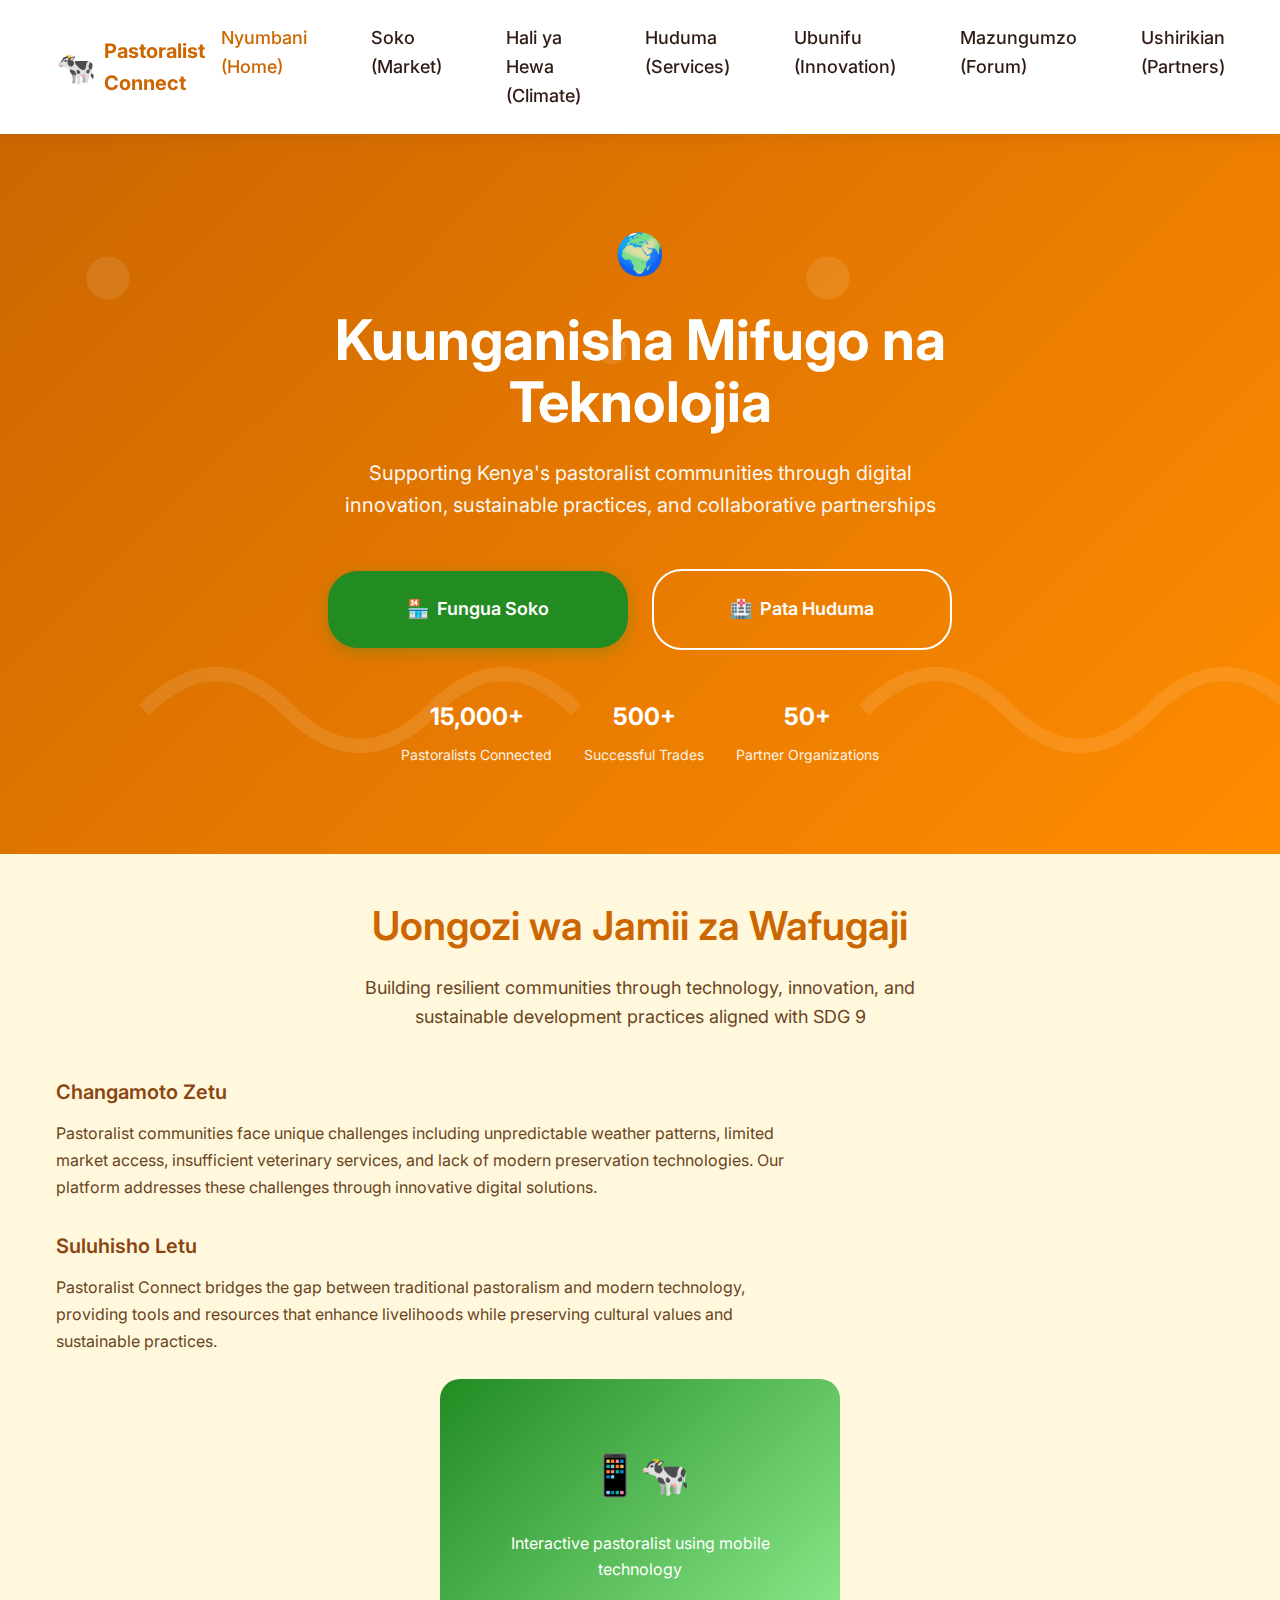
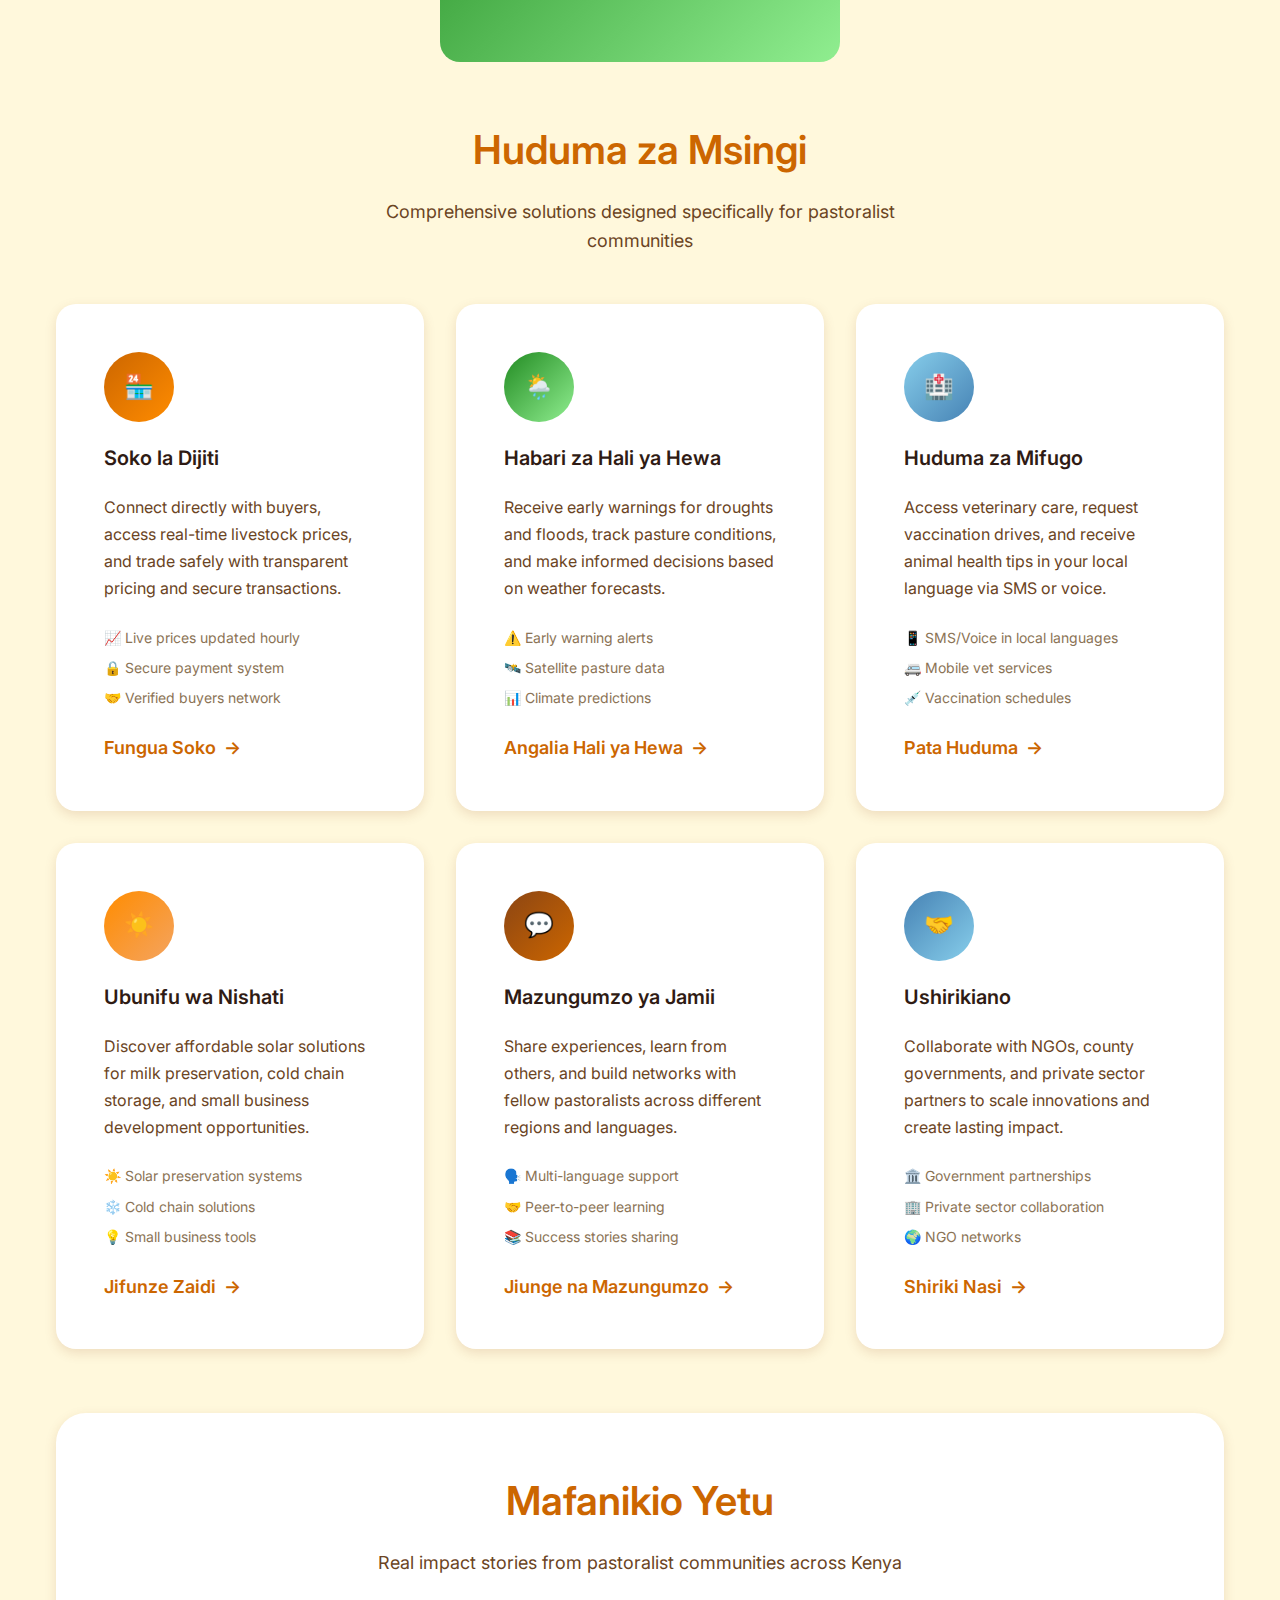
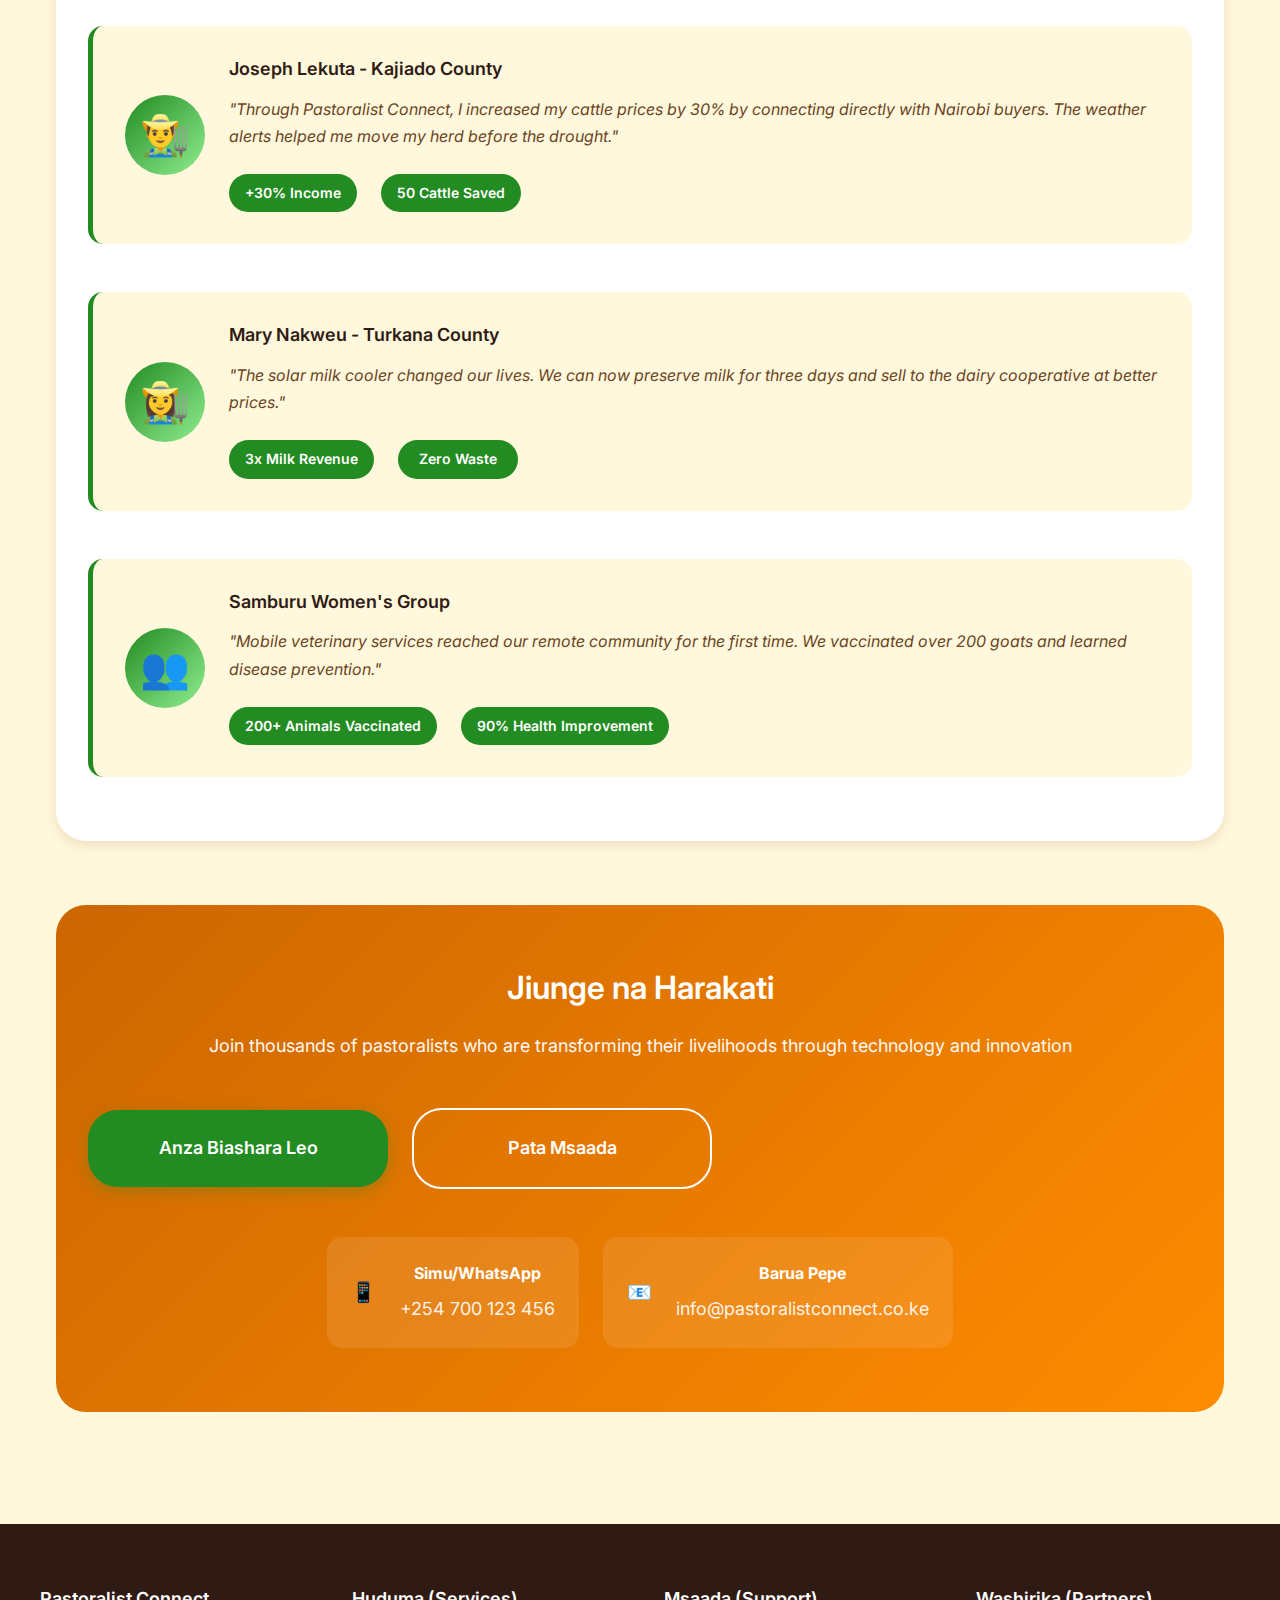
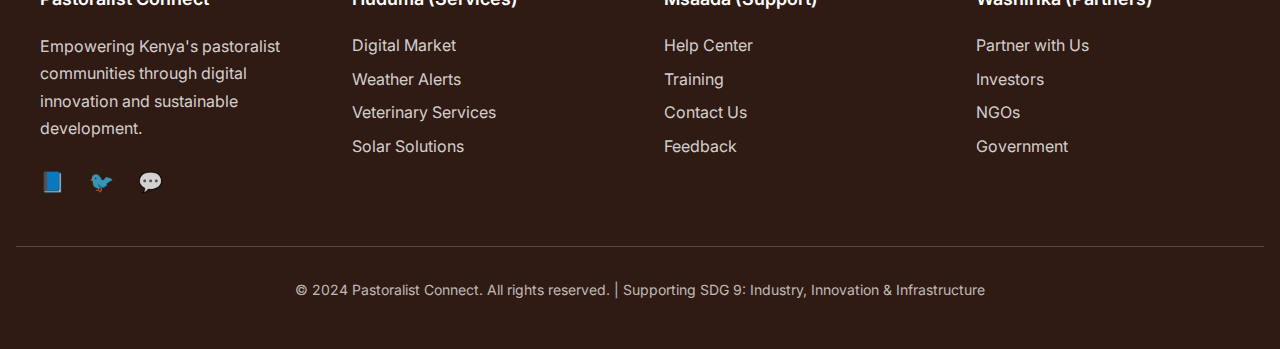
<file: index.html>
<!DOCTYPE html>
<html lang="en">
<head>
    <meta charset="UTF-8">
    <meta name="viewport" content="width=device-width, initial-scale=1.0">
    <title>Pastoralist Connect - Empowering Kenya's Pastoralist Communities</title>
    <link rel="stylesheet" href="homepage.css">
    <link rel="preconnect" href="https://fonts.googleapis.com">
    <link rel="preconnect" href="https://fonts.gstatic.com" crossorigin>
    <link href="https://fonts.googleapis.com/css2?family=Inter:wght@400;500;600;700&display=swap" rel="stylesheet">
</head>
<body>
    <!-- Navigation Header -->
    <header class="header">
        <div class="nav-container">
            <a href="#" class="logo">
                <span class="logo-icon">🐄</span>
                Pastoralist Connect
            </a>
            
            <button class="nav-toggle" id="navToggle" aria-label="Toggle navigation">
                <span class="hamburger"></span>
            </button>
            
            <nav class="nav-menu" id="navMenu">
                <ul>
                    <li><a href="index.html" class="nav-link active">Nyumbani (Home)</a></li>
                    <li><a href="market.html" class="nav-link">Soko (Market)</a></li>
                    <li><a href="climate.html" class="nav-link">Hali ya Hewa (Climate)</a></li>
                    <li><a href="services.html" class="nav-link">Huduma (Services)</a></li>
                    <li><a href="innovation.html" class="nav-link">Ubunifu (Innovation)</a></li>
                    <li><a href="forum.html" class="nav-link">Mazungumzo (Forum)</a></li>
                    <li><a href="partners.html" class="nav-link">Ushirikiano (Partners)</a></li>
                    
                    <!-- New Dropdown -->
                    <li class="dropdown">
                      <a href="#" class="nav-link">Zaidi (More)</a>
                      <ul class="dropdown-content">
                        <li><a href="blog.html">Blog</a></li>
                        <li><a href="about.html">About Us</a></li>
                        <li><a href="resources.html">Resources</a></li>
                        <li><a href="careers.html">Careers</a></li>
                        <li><a href="training.html">Training</a></li>
                      </ul>
                    </li>
                </ul>
                
                <div class="lang-selector">
                    <button class="lang-button" id="langButton">🌐 Kiswahili</button>
                    <div class="lang-dropdown" id="langDropdown">
                        <a href="#" data-lang="sw">Kiswahili</a>
                        <a href="#" data-lang="en">English</a>
                        <a href="#" data-lang="ma">Maasai</a>
                        <a href="#" data-lang="tu">Turkana</a>
                    </div>
                </div>
            </nav>
        </div>
        
        <!-- Mobile Navigation Overlay -->
        <div class="nav-overlay" id="navOverlay"></div>
    </header>

    <!-- Hero Section -->
    <section class="hero">
        <div class="hero-content">
            <span class="hero-icon">🌍</span>
            <h1>Kuunganisha Mifugo na Teknolojia</h1>
            <p class="hero-subtitle">Supporting Kenya's pastoralist communities through digital innovation, sustainable practices, and collaborative partnerships</p>
            
            <div class="cta-container">
                <a href="market.html" class="cta-primary">
                    <span class="cta-icon">🏪</span>
                    Fungua Soko
                </a>
                <a href="services.html" class="cta-secondary">
                    <span class="cta-icon">🏥</span>
                    Pata Huduma
                </a>
            </div>
            
            <!-- Quick Stats -->
            <div class="hero-stats">
                <div class="stat">
                    <span class="stat-number">15,000+</span>
                    <span class="stat-label">Pastoralists Connected</span>
                </div>
                <div class="stat">
                    <span class="stat-number">500+</span>
                    <span class="stat-label">Successful Trades</span>
                </div>
                <div class="stat">
                    <span class="stat-number">50+</span>
                    <span class="stat-label">Partner Organizations</span>
                </div>
            </div>
        </div>
    </section>

    <!-- Main Content -->
    <main class="main-content">
        <!-- Introduction Section -->
        <section class="intro-section">
            <div class="section-header">
                <h2>Uongozi wa Jamii za Wafugaji</h2>
                <p>Building resilient communities through technology, innovation, and sustainable development practices aligned with SDG 9</p>
            </div>

            <div class="intro-content">
                <div class="intro-text">
                    <h3>Changamoto Zetu</h3>
                    <p>Pastoralist communities face unique challenges including unpredictable weather patterns, limited market access, insufficient veterinary services, and lack of modern preservation technologies. Our platform addresses these challenges through innovative digital solutions.</p>
                    
                    <h3>Suluhisho Letu</h3>
                    <p>Pastoralist Connect bridges the gap between traditional pastoralism and modern technology, providing tools and resources that enhance livelihoods while preserving cultural values and sustainable practices.</p>
                    
                    
                    </div>
                </div>
                
                <div class="intro-image">
                    <div class="image-placeholder">
                        <span class="placeholder-icon">📱🐄</span>
                        <p>Interactive pastoralist using mobile technology</p>
                    </div>
                </div>
            </div>
        </section>

        <!-- Features Grid -->
        <section class="features-section">
            <div class="section-header">
                <h2>Huduma za Msingi</h2>
                <p>Comprehensive solutions designed specifically for pastoralist communities</p>
            </div>

            <div class="features-grid">
                <div class="feature-card" data-page="market">
                    <div class="feature-icon market-icon">🏪</div>
                    <h3>Soko la Dijiti</h3>
                    <p>Connect directly with buyers, access real-time livestock prices, and trade safely with transparent pricing and secure transactions.</p>
                    <div class="feature-stats">
                        <span>📈 Live prices updated hourly</span>
                        <span>🔒 Secure payment system</span>
                        <span>🤝 Verified buyers network</span>
                    </div>
                    <a href="market.html" class="feature-link">
                        Fungua Soko <span class="arrow">→</span>
                    </a>
                </div>

                <div class="feature-card" data-page="climate">
                    <div class="feature-icon climate-icon">🌦️</div>
                    <h3>Habari za Hali ya Hewa</h3>
                    <p>Receive early warnings for droughts and floods, track pasture conditions, and make informed decisions based on weather forecasts.</p>
                    <div class="feature-stats">
                        <span>⚠️ Early warning alerts</span>
                        <span>🛰️ Satellite pasture data</span>
                        <span>📊 Climate predictions</span>
                    </div>
                    <a href="climate.html" class="feature-link">
                        Angalia Hali ya Hewa <span class="arrow">→</span>
                    </a>
                </div>

                <div class="feature-card" data-page="services">
                    <div class="feature-icon services-icon">🏥</div>
                    <h3>Huduma za Mifugo</h3>
                    <p>Access veterinary care, request vaccination drives, and receive animal health tips in your local language via SMS or voice.</p>
                    <div class="feature-stats">
                        <span>📱 SMS/Voice in local languages</span>
                        <span>🚐 Mobile vet services</span>
                        <span>💉 Vaccination schedules</span>
                    </div>
                    <a href="services.html" class="feature-link">
                        Pata Huduma <span class="arrow">→</span>
                    </a>
                </div>

                <div class="feature-card" data-page="innovation">
                    <div class="feature-icon innovation-icon">☀️</div>
                    <h3>Ubunifu wa Nishati</h3>
                    <p>Discover affordable solar solutions for milk preservation, cold chain storage, and small business development opportunities.</p>
                    <div class="feature-stats">
                        <span>☀️ Solar preservation systems</span>
                        <span>❄️ Cold chain solutions</span>
                        <span>💡 Small business tools</span>
                    </div>
                    <a href="innovation.html" class="feature-link">
                        Jifunze Zaidi <span class="arrow">→</span>
                    </a>
                </div>

                <div class="feature-card" data-page="forum">
                    <div class="feature-icon forum-icon">💬</div>
                    <h3>Mazungumzo ya Jamii</h3>
                    <p>Share experiences, learn from others, and build networks with fellow pastoralists across different regions and languages.</p>
                    <div class="feature-stats">
                        <span>🗣️ Multi-language support</span>
                        <span>🤝 Peer-to-peer learning</span>
                        <span>📚 Success stories sharing</span>
                    </div>
                    <a href="forum.html" class="feature-link">
                        Jiunge na Mazungumzo <span class="arrow">→</span>
                    </a>
                </div>

                <div class="feature-card" data-page="partners">
                    <div class="feature-icon partners-icon">🤝</div>
                    <h3>Ushirikiano</h3>
                    <p>Collaborate with NGOs, county governments, and private sector partners to scale innovations and create lasting impact.</p>
                    <div class="feature-stats">
                        <span>🏛️ Government partnerships</span>
                        <span>🏢 Private sector collaboration</span>
                        <span>🌍 NGO networks</span>
                    </div>
                    <a href="partners.html" class="feature-link">
                        Shiriki Nasi <span class="arrow">→</span>
                    </a>
                </div>
            </div>
        </section>

        <!-- Impact Section -->
        <section class="impact-section">
            <div class="section-header">
                <h2>Mafanikio Yetu</h2>
                <p>Real impact stories from pastoralist communities across Kenya</p>
            </div>

            <div class="impact-grid">
                <div class="impact-card">
                    <div class="impact-image">
                        <span class="impact-icon">👨‍🌾</span>
                    </div>
                    <div class="impact-content">
                        <h4>Joseph Lekuta - Kajiado County</h4>
                        <p>"Through Pastoralist Connect, I increased my cattle prices by 30% by connecting directly with Nairobi buyers. The weather alerts helped me move my herd before the drought."</p>
                        <div class="impact-stats">
                            <span class="stat">+30% Income</span>
                            <span class="stat">50 Cattle Saved</span>
                        </div>
                    </div>
                </div>

                <div class="impact-card">
                    <div class="impact-image">
                        <span class="impact-icon">👩‍🌾</span>
                    </div>
                    <div class="impact-content">
                        <h4>Mary Nakweu - Turkana County</h4>
                        <p>"The solar milk cooler changed our lives. We can now preserve milk for three days and sell to the dairy cooperative at better prices."</p>
                        <div class="impact-stats">
                            <span class="stat">3x Milk Revenue</span>
                            <span class="stat">Zero Waste</span>
                        </div>
                    </div>
                </div>

                <div class="impact-card">
                    <div class="impact-image">
                        <span class="impact-icon">👥</span>
                    </div>
                    <div class="impact-content">
                        <h4>Samburu Women's Group</h4>
                        <p>"Mobile veterinary services reached our remote community for the first time. We vaccinated over 200 goats and learned disease prevention."</p>
                        <div class="impact-stats">
                            <span class="stat">200+ Animals Vaccinated</span>
                            <span class="stat">90% Health Improvement</span>
                        </div>
                    </div>
                </div>
            </div>
        </section>

        <!-- Call to Action Section -->
        <section class="final-cta">
            <div class="cta-content">
                <h2>Jiunge na Harakati</h2>
                <p>Join thousands of pastoralists who are transforming their livelihoods through technology and innovation</p>
                
                <div class="cta-buttons">
                    <a href="market.html" class="cta-primary">Anza Biashara Leo</a>
                    <a href="services.html" class="cta-secondary">Pata Msaada</a>
                </div>

                <div class="contact-info">
                    <div class="contact-item">
                        <span class="contact-icon">📱</span>
                        <div>
                            <strong>Simu/WhatsApp</strong>
                            <p>+254 700 123 456</p>
                        </div>
                    </div>
                    <div class="contact-item">
                        <span class="contact-icon">📧</span>
                        <div>
                            <strong>Barua Pepe</strong>
                            <p>info@pastoralistconnect.co.ke</p>
                        </div>
                    </div>
                </div>
            </div>
        </section>
    </main>

    <!-- Footer -->
    <footer class="footer">
        <div class="footer-content">
            <div class="footer-section">
                <h4>Pastoralist Connect</h4>
                <p>Empowering Kenya's pastoralist communities through digital innovation and sustainable development.</p>
                <div class="social-links">
                    <a href="#" aria-label="Facebook">📘</a>
                    <a href="#" aria-label="Twitter">🐦</a>
                    <a href="#" aria-label="WhatsApp">💬</a>
                </div>
            </div>
            
            <div class="footer-section">
                <h4>Huduma (Services)</h4>
                <ul>
                    <li><a href="market.html">Digital Market</a></li>
                    <li><a href="climate.html">Weather Alerts</a></li>
                    <li><a href="services.html">Veterinary Services</a></li>
                    <li><a href="innovation.html">Solar Solutions</a></li>
                </ul>
            </div>
            
            <div class="footer-section">
                <h4>Msaada (Support)</h4>
                <ul>
                    <li><a href="help.html">Help Center</a></li>
                    <li><a href="training.html">Training</a></li>
                    <li><a href="contact.html">Contact Us</a></li>
                    <li><a href="feedback.html">Feedback</a></li>
                </ul>
            </div>
            
            <div class="footer-section">
                <h4>Washirika (Partners)</h4>
                <ul>
                    <li><a href="partners.html">Partner with Us</a></li>
                    <li><a href="investors.html">Investors</a></li>
                    <li><a href="ngos.html">NGOs</a></li>
                    <li><a href="government.html">Government</a></li>
                </ul>
            </div>
        </div>
        
        <div class="footer-bottom">
            <p>&copy; 2024 Pastoralist Connect. All rights reserved. | Supporting SDG 9: Industry, Innovation & Infrastructure</p>
        </div>
    </footer>

    <!-- Scripts -->
    <script src="homepage.js"></script>
</body>
</html>
</file>
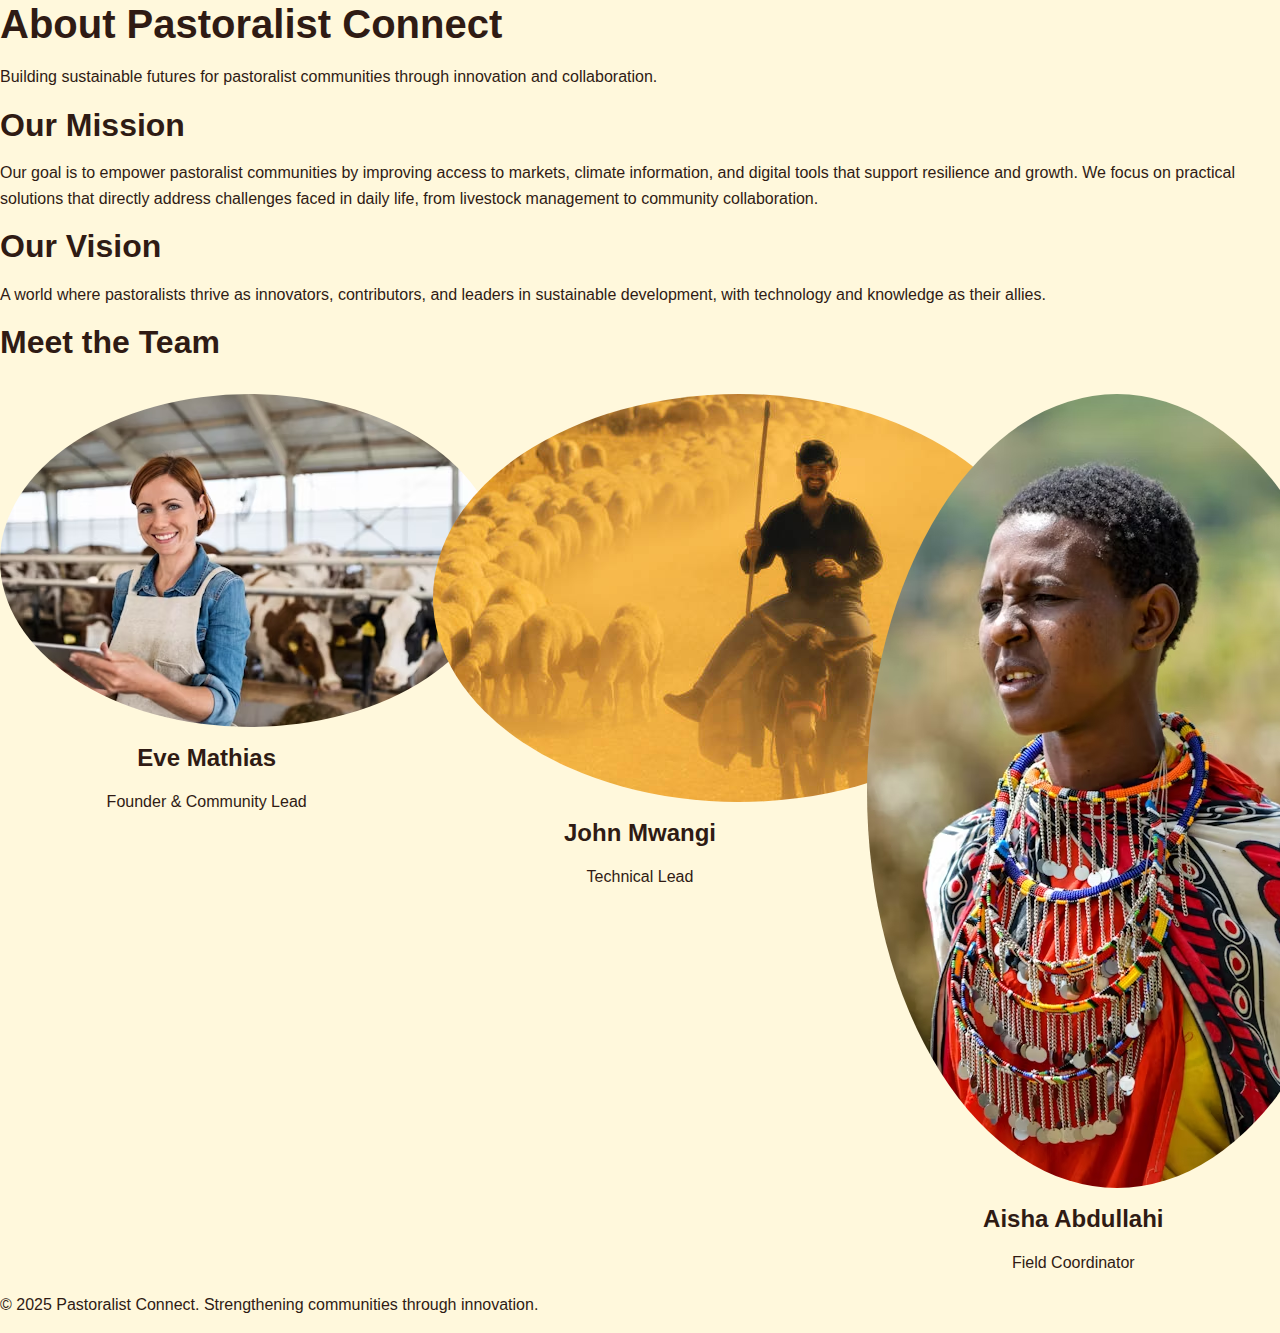
<file: about.html>
<!DOCTYPE html>
<html lang="en">
<head>
  <meta charset="UTF-8">
  <meta name="viewport" content="width=device-width, initial-scale=1.0">
  <title>About Us - Pastoralist Connect</title>
  <link rel="stylesheet" href="homepage.css">
  <style>
    .team-grid {
      display: flex;
      justify-content: space-around;
      align-items: flex-start;
      gap: 20px;
      flex-wrap: wrap; /* ensures it stays responsive on small screens */
      margin-top: 2rem;
    }
    .team-member {
      text-align: center;
      flex: 1;
      min-width: 200px;
    }
    .team-member img {
      border-radius: 50%;
      margin-bottom: 10px;
    }
  </style>
</head>
<body>
  <!-- Header -->
  <header>
    <h1>About Pastoralist Connect</h1>
    <p>Building sustainable futures for pastoralist communities through innovation and collaboration.</p>
  </header>

  <!-- Mission Section -->
  <section class="mission">
    <h2>Our Mission</h2>
    <p>
      Our goal is to empower pastoralist communities by improving access to markets, climate information, 
      and digital tools that support resilience and growth. We focus on practical solutions that directly 
      address challenges faced in daily life, from livestock management to community collaboration.
    </p>
  </section>

  <!-- Vision Section -->
  <section class="vision">
    <h2>Our Vision</h2>
    <p>
      A world where pastoralists thrive as innovators, contributors, and leaders in sustainable development, 
      with technology and knowledge as their allies.
    </p>
  </section>

  <!-- Team Section -->
  <section class="team">
    <h2>Meet the Team</h2>
    <div class="team-grid">
      <div class="team-member">
        <img src="eve.png" alt="Team Member 1">
        <h3>Eve Mathias</h3>
        <p>Founder & Community Lead</p>
      </div>
      <div class="team-member">
        <img src="tobias.jpg" alt="Team Member 2">
        <h3>John Mwangi</h3>
        <p>Technical Lead</p>
      </div>
      <div class="team-member">
        <img src="aisha.png" alt="Team Member 3">
        <h3>Aisha Abdullahi</h3>
        <p>Field Coordinator</p>
      </div>
    </div>
  </section>

  <!-- Footer -->
  <footer>
    <p>&copy; 2025 Pastoralist Connect. Strengthening communities through innovation.</p>
  </footer>
</body>
</html>
</file>
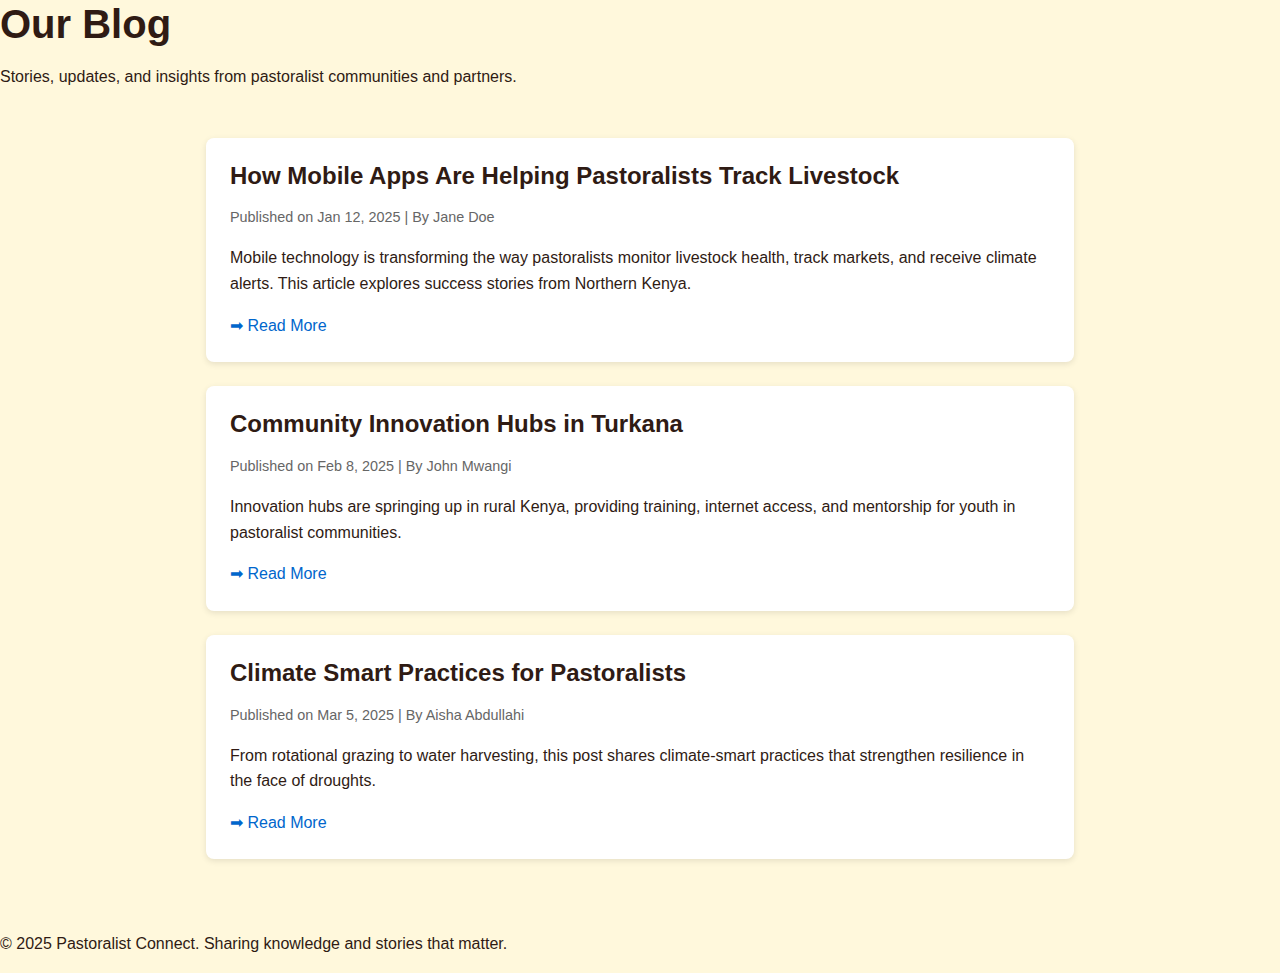
<file: blog.html>
<!DOCTYPE html>
<html lang="en">
<head>
  <meta charset="UTF-8">
  <meta name="viewport" content="width=device-width, initial-scale=1.0">
  <title>Blog - Pastoralist Connect</title>
  <link rel="stylesheet" href="homepage.css">
  <style>
    .blog-container {
      max-width: 900px;
      margin: 2rem auto;
      padding: 1rem;
    }
    .blog-card {
      background: #fff;
      border-radius: 8px;
      padding: 1.5rem;
      margin-bottom: 1.5rem;
      box-shadow: 0 2px 6px rgba(0,0,0,0.1);
    }
    .blog-card h3 {
      margin-top: 0;
    }
    .blog-card a {
      color: #0066cc;
      text-decoration: none;
    }
    .blog-meta {
      font-size: 0.9rem;
      color: #666;
      margin-bottom: 1rem;
    }
  </style>
</head>
<body>
  <!-- Header -->
  <header>
    <h1>Our Blog</h1>
    <p>Stories, updates, and insights from pastoralist communities and partners.</p>
  </header>

  <!-- Blog Section -->
  <main class="blog-container">

    <div class="blog-card">
      <h3>How Mobile Apps Are Helping Pastoralists Track Livestock</h3>
      <p class="blog-meta">Published on Jan 12, 2025 | By Jane Doe</p>
      <p>
        Mobile technology is transforming the way pastoralists monitor livestock health, track markets, 
        and receive climate alerts. This article explores success stories from Northern Kenya.
      </p>
      <a href="#">➡ Read More</a>
    </div>

    <div class="blog-card">
      <h3>Community Innovation Hubs in Turkana</h3>
      <p class="blog-meta">Published on Feb 8, 2025 | By John Mwangi</p>
      <p>
        Innovation hubs are springing up in rural Kenya, providing training, internet access, 
        and mentorship for youth in pastoralist communities.
      </p>
      <a href="#">➡ Read More</a>
    </div>

    <div class="blog-card">
      <h3>Climate Smart Practices for Pastoralists</h3>
      <p class="blog-meta">Published on Mar 5, 2025 | By Aisha Abdullahi</p>
      <p>
        From rotational grazing to water harvesting, this post shares climate-smart practices 
        that strengthen resilience in the face of droughts.
      </p>
      <a href="#">➡ Read More</a>
    </div>

  </main>

  <!-- Footer -->
  <footer>
    <p>&copy; 2025 Pastoralist Connect. Sharing knowledge and stories that matter.</p>
  </footer>
</body>
</html>
</file>
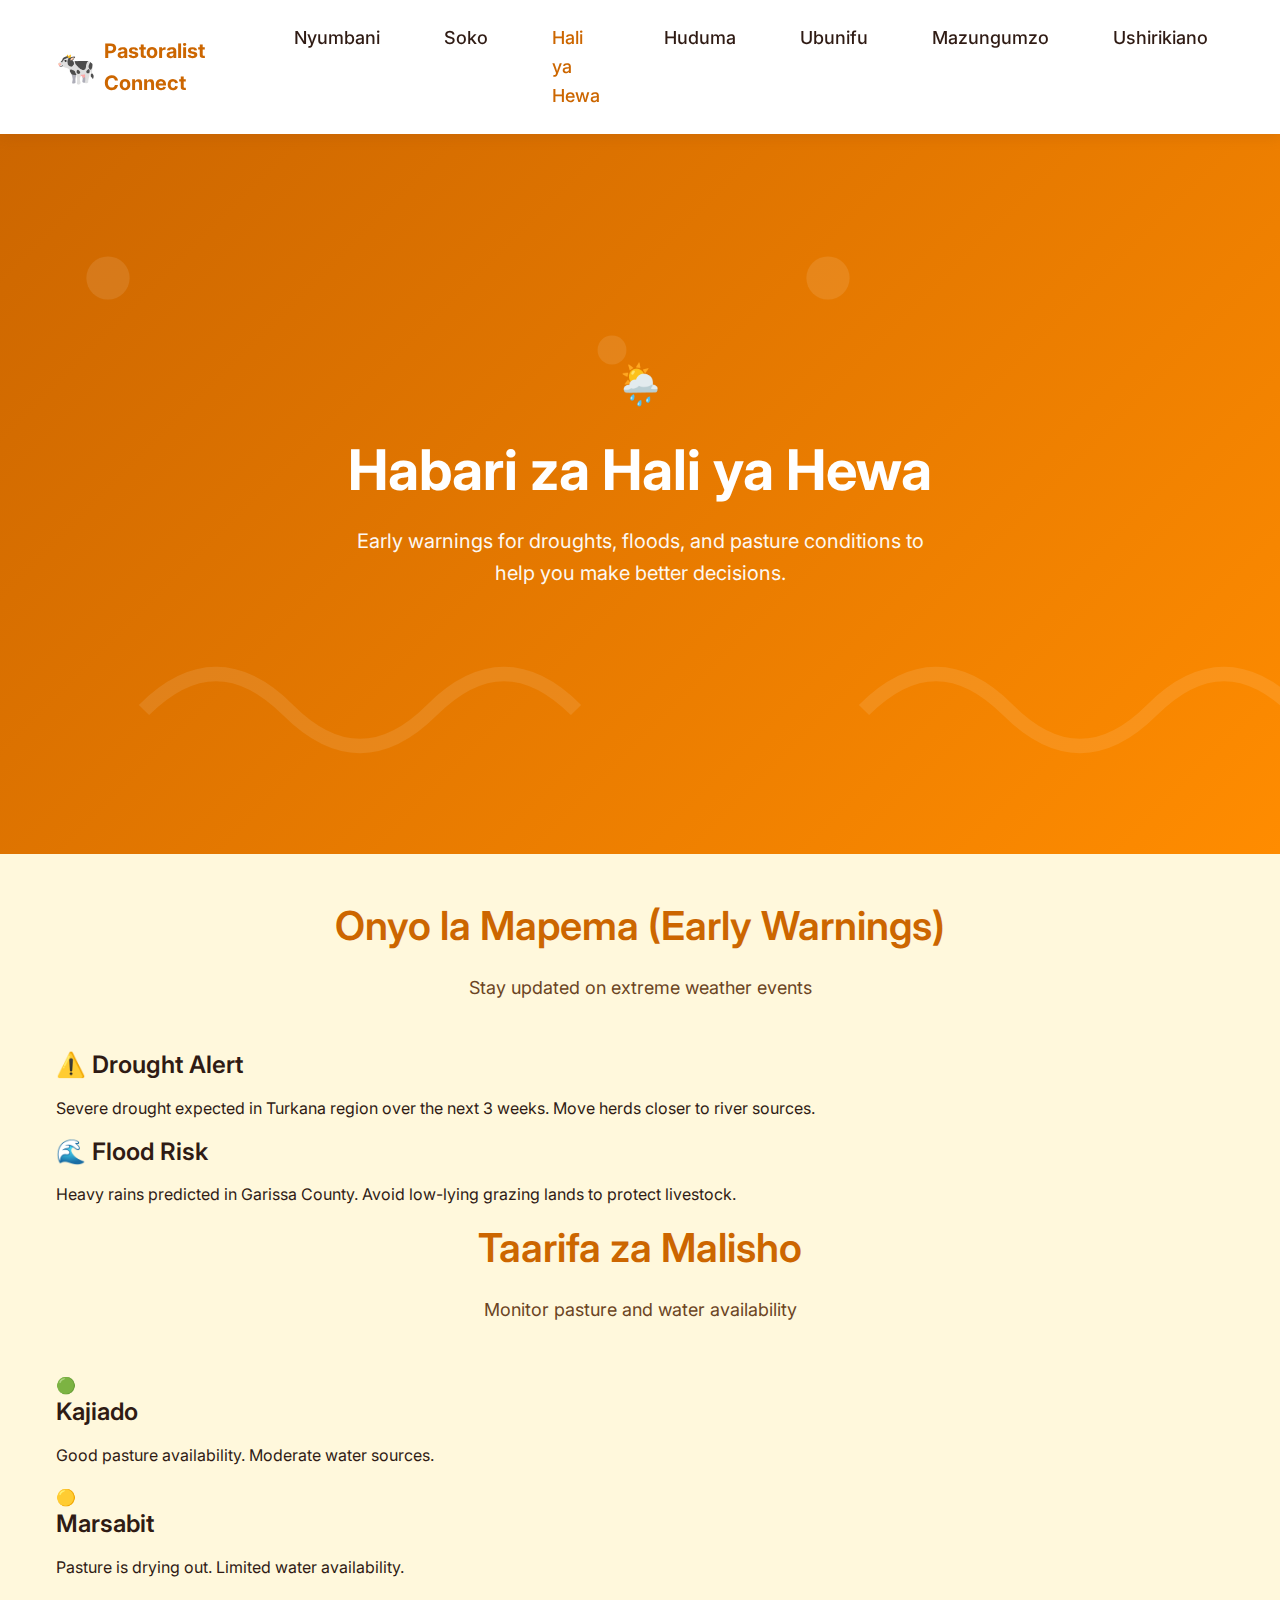
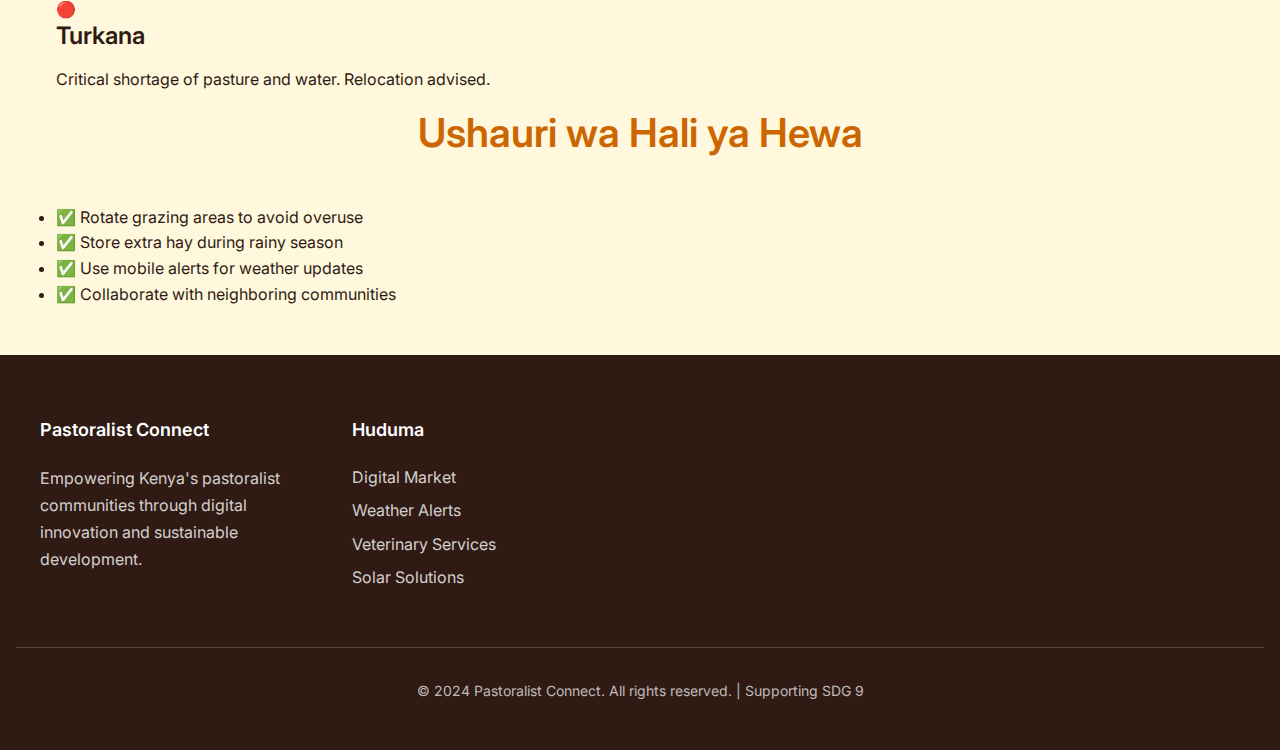
<file: climate.html>
<!DOCTYPE html>
<html lang="en">
<head>
  <meta charset="UTF-8">
  <meta name="viewport" content="width=device-width, initial-scale=1.0">
  <title>Hali ya Hewa - Pastoralist Connect</title>
  <link rel="stylesheet" href="homepage.css">
  <link rel="preconnect" href="https://fonts.googleapis.com">
  <link rel="preconnect" href="https://fonts.gstatic.com" crossorigin>
  <link href="https://fonts.googleapis.com/css2?family=Inter:wght@400;500;600;700&display=swap" rel="stylesheet">
</head>
<body>
  <!-- Header -->
  <header class="header">
    <div class="nav-container">
      <a href="index.html" class="logo">
        <span class="logo-icon">🐄</span>
        Pastoralist Connect
      </a>

      <button class="nav-toggle" id="navToggle" aria-label="Toggle navigation">
        <span class="hamburger"></span>
      </button>

      <nav class="nav-menu" id="navMenu">
        <ul>
          <li><a href="index.html" class="nav-link">Nyumbani</a></li>
          <li><a href="market.html" class="nav-link">Soko</a></li>
          <li><a href="climate.html" class="nav-link active">Hali ya Hewa</a></li>
          <li><a href="services.html" class="nav-link">Huduma</a></li>
          <li><a href="innovation.html" class="nav-link">Ubunifu</a></li>
          <li><a href="forum.html" class="nav-link">Mazungumzo</a></li>
          <li><a href="partners.html" class="nav-link">Ushirikiano</a></li>
        </ul>
      </nav>
    </div>
    <div class="nav-overlay" id="navOverlay"></div>
  </header>

  <!-- Climate Hero -->
  <section class="hero">
    <div class="hero-content">
      <span class="hero-icon">🌦️</span>
      <h1>Habari za Hali ya Hewa</h1>
      <p class="hero-subtitle">Early warnings for droughts, floods, and pasture conditions to help you make better decisions.</p>
    </div>
  </section>

  <!-- Alerts Section -->
  <main class="main-content">
    <section class="alerts-section">
      <div class="section-header">
        <h2>Onyo la Mapema (Early Warnings)</h2>
        <p>Stay updated on extreme weather events</p>
      </div>

      <div class="alert-grid">
        <div class="alert-card drought">
          <h3>⚠️ Drought Alert</h3>
          <p>Severe drought expected in Turkana region over the next 3 weeks. Move herds closer to river sources.</p>
        </div>

        <div class="alert-card flood">
          <h3>🌊 Flood Risk</h3>
          <p>Heavy rains predicted in Garissa County. Avoid low-lying grazing lands to protect livestock.</p>
        </div>
      </div>
    </section>

    <!-- Pasture Data Section -->
    <section class="pasture-section">
      <div class="section-header">
        <h2>Taarifa za Malisho</h2>
        <p>Monitor pasture and water availability</p>
      </div>

      <div class="pasture-grid">
        <div class="pasture-card">
          <span class="pasture-icon">🟢</span>
          <h3>Kajiado</h3>
          <p>Good pasture availability. Moderate water sources.</p>
        </div>

        <div class="pasture-card">
          <span class="pasture-icon">🟡</span>
          <h3>Marsabit</h3>
          <p>Pasture is drying out. Limited water availability.</p>
        </div>

        <div class="pasture-card">
          <span class="pasture-icon">🔴</span>
          <h3>Turkana</h3>
          <p>Critical shortage of pasture and water. Relocation advised.</p>
        </div>
      </div>
    </section>

    <!-- Climate Tips -->
    <section class="climate-tips">
      <div class="section-header">
        <h2>Ushauri wa Hali ya Hewa</h2>
      </div>
      <ul class="tips-list">
        <li>✅ Rotate grazing areas to avoid overuse</li>
        <li>✅ Store extra hay during rainy season</li>
        <li>✅ Use mobile alerts for weather updates</li>
        <li>✅ Collaborate with neighboring communities</li>
      </ul>
    </section>
  </main>

  <!-- Footer -->
  <footer class="footer">
    <div class="footer-content">
      <div class="footer-section">
        <h4>Pastoralist Connect</h4>
        <p>Empowering Kenya's pastoralist communities through digital innovation and sustainable development.</p>
      </div>
      <div class="footer-section">
        <h4>Huduma</h4>
        <ul>
          <li><a href="market.html">Digital Market</a></li>
          <li><a href="climate.html">Weather Alerts</a></li>
          <li><a href="services.html">Veterinary Services</a></li>
          <li><a href="innovation.html">Solar Solutions</a></li>
        </ul>
      </div>
    </div>
    <div class="footer-bottom">
      <p>&copy; 2024 Pastoralist Connect. All rights reserved. | Supporting SDG 9</p>
    </div>
  </footer>

  <!-- Scripts -->
  <script src="homepage.js"></script>
</body>
</html>
</file>
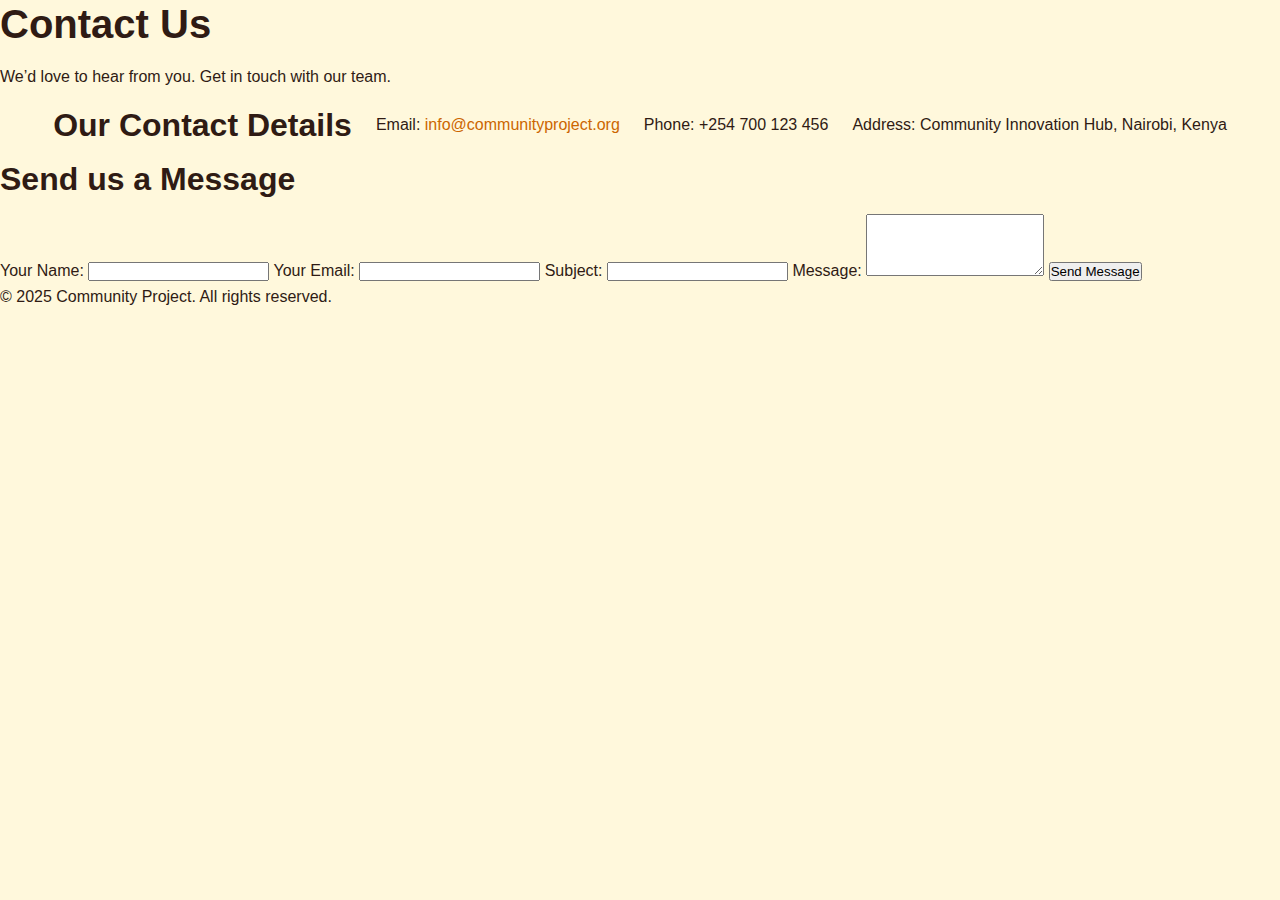
<file: contact.html>
<!DOCTYPE html>
<html lang="en">
<head>
  <meta charset="UTF-8">
  <meta name="viewport" content="width=device-width, initial-scale=1.0">
  <title>Contact Us</title>
  <link rel="stylesheet" href="homepage.css">
</head>
<body>
  <!-- Header -->
  <header>
    <h1>Contact Us</h1>
    <p>We’d love to hear from you. Get in touch with our team.</p>
  </header>

  <!-- Contact Info -->
  <section class="contact-info">
    <h2>Our Contact Details</h2>
    <p>Email: <a href="mailto:info@communityproject.org">info@communityproject.org</a></p>
    <p>Phone: +254 700 123 456</p>
    <p>Address: Community Innovation Hub, Nairobi, Kenya</p>
  </section>

  <!-- Contact Form -->
  <section class="contact-form">
    <h2>Send us a Message</h2>
    <form action="#" method="post">
      <label for="name">Your Name:</label>
      <input type="text" id="name" name="name" required>

      <label for="email">Your Email:</label>
      <input type="email" id="email" name="email" required>

      <label for="subject">Subject:</label>
      <input type="text" id="subject" name="subject" required>

      <label for="message">Message:</label>
      <textarea id="message" name="message" rows="4" required></textarea>

      <button type="submit">Send Message</button>
    </form>
  </section>

  <!-- Footer -->
  <footer>
    <p>&copy; 2025 Community Project. All rights reserved.</p>
  </footer>
</body>
</html>
</file>
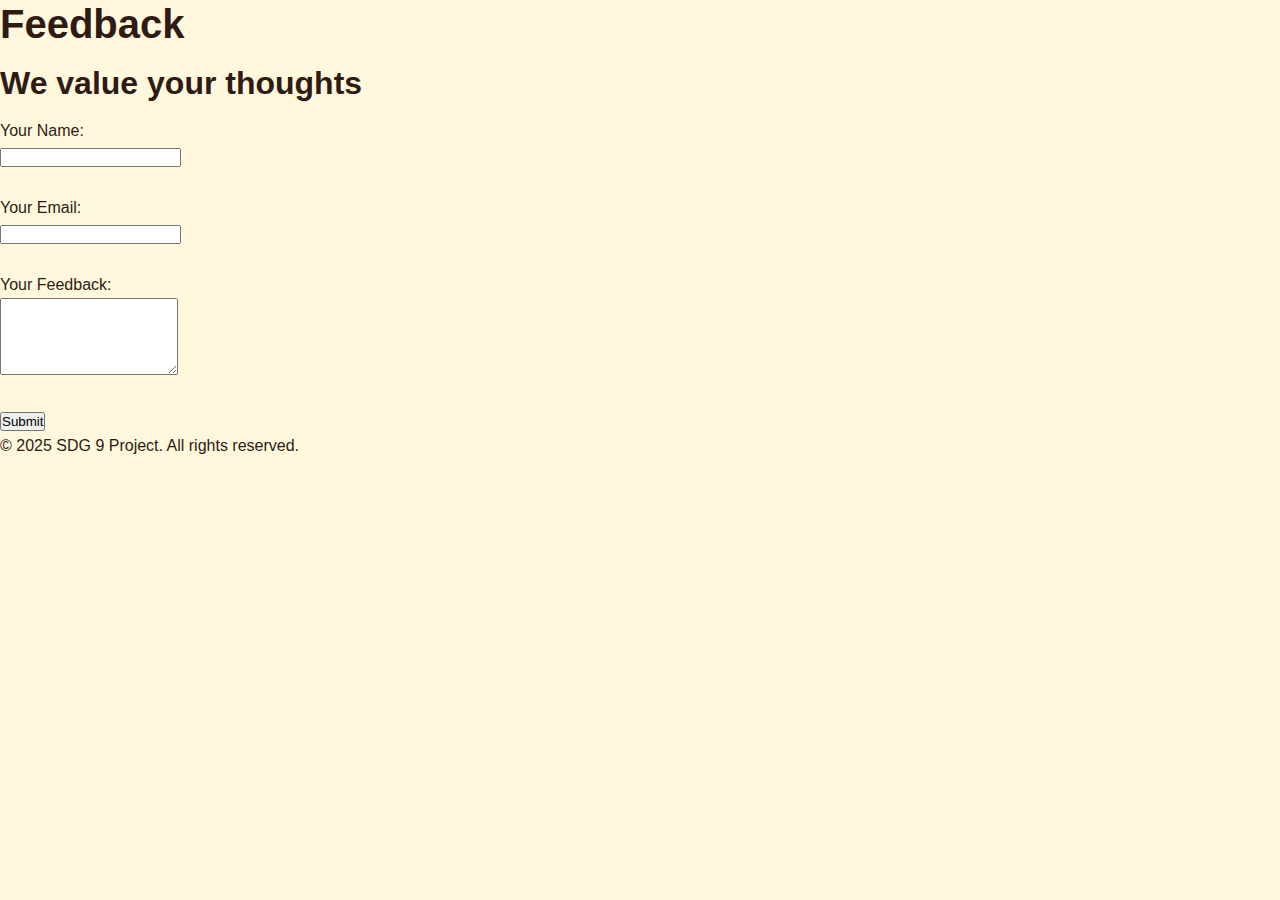
<file: feedback.html>
<!DOCTYPE html>
<html lang="en">
<head>
  <meta charset="UTF-8">
  <meta name="viewport" content="width=device-width, initial-scale=1.0">
  <title>Feedback</title>
  <link rel="stylesheet" href="homepage.css">
</head>
<body>
  <header>
    <h1>Feedback</h1>
  </header>

  <main>
    <section class="feedback-form">
      <h2>We value your thoughts</h2>
      <form action="#" method="post">
        <label for="name">Your Name:</label><br>
        <input type="text" id="name" name="name" required><br><br>

        <label for="email">Your Email:</label><br>
        <input type="email" id="email" name="email" required><br><br>

        <label for="message">Your Feedback:</label><br>
        <textarea id="message" name="message" rows="5" required></textarea><br><br>

        <button type="submit">Submit</button>
      </form>
    </section>
  </main>

  <footer>
    <p>&copy; 2025 SDG 9 Project. All rights reserved.</p>
  </footer>
</body>
</html>
</file>
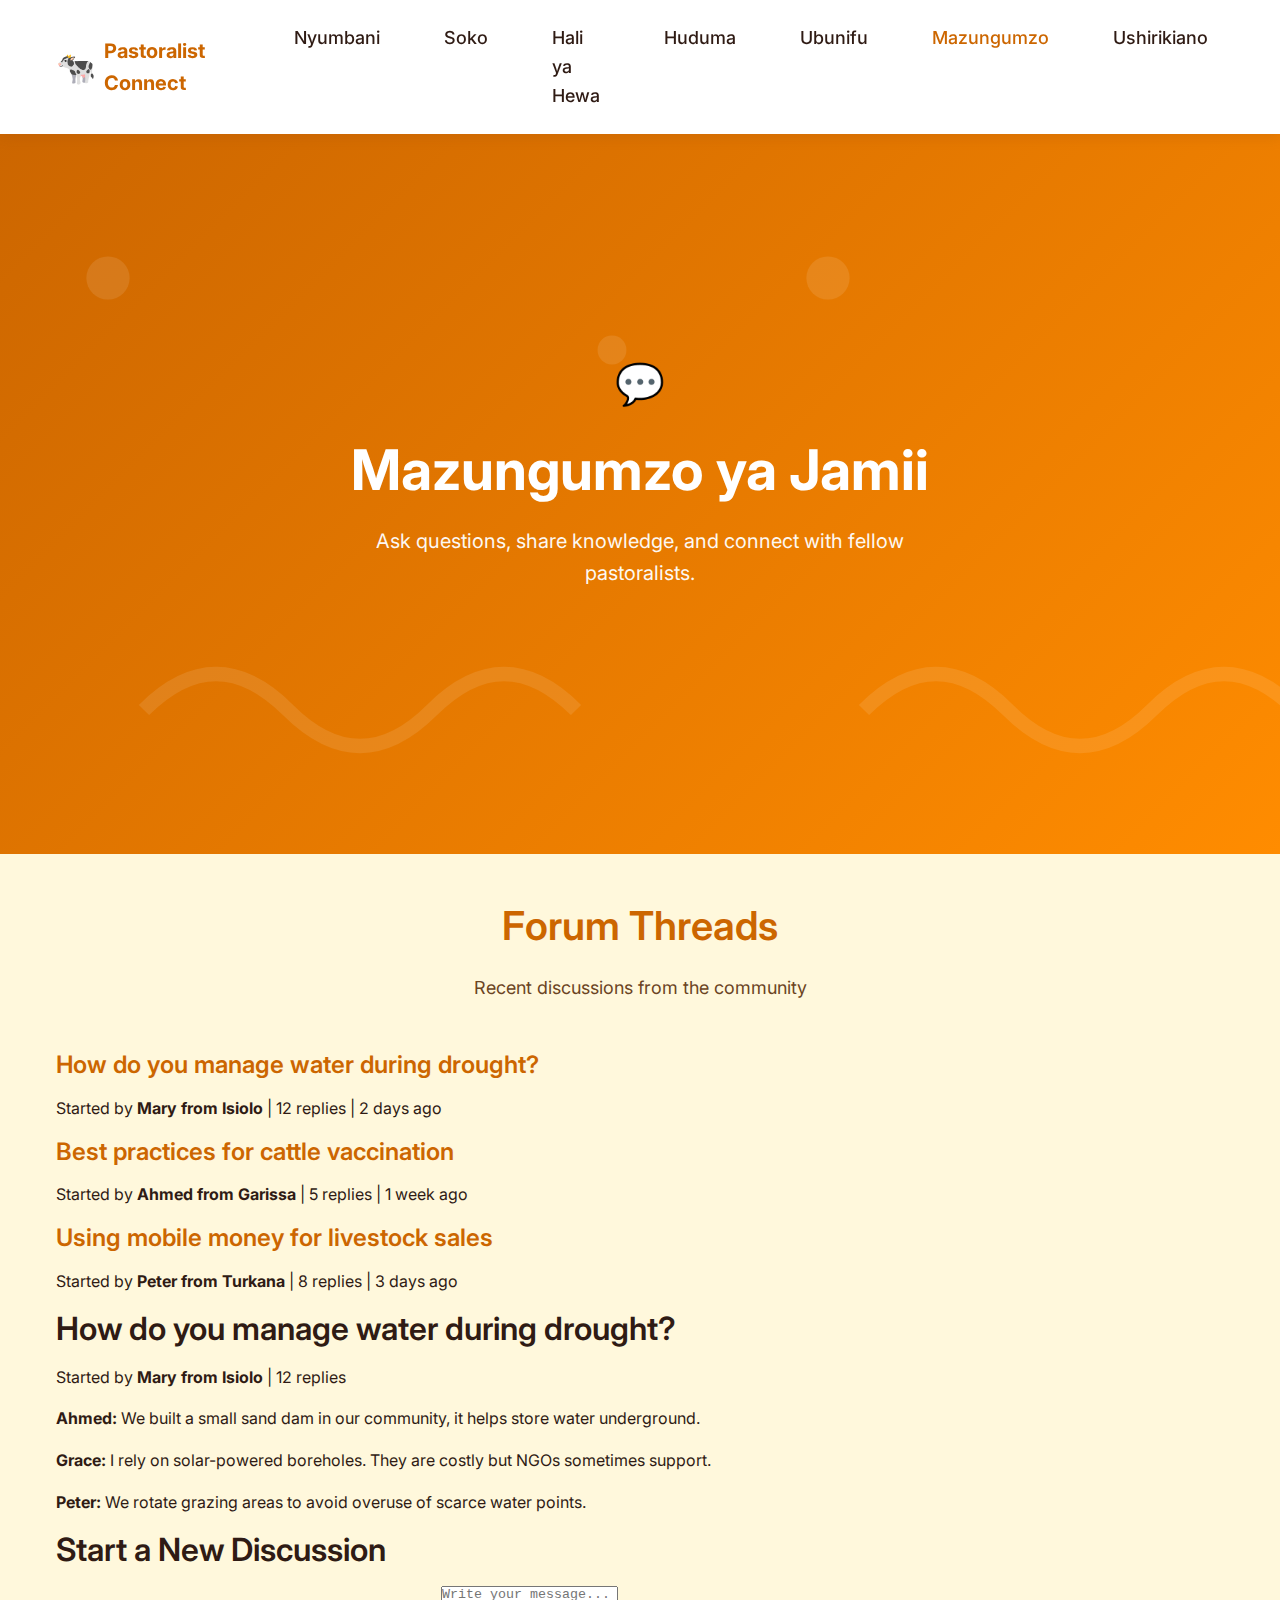
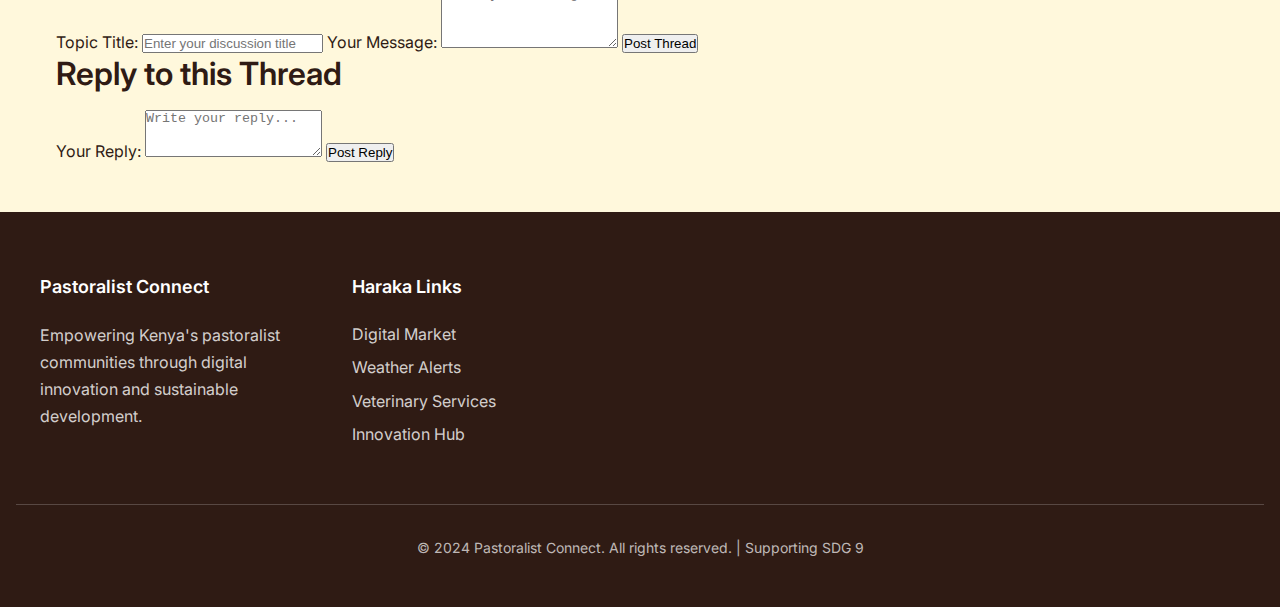
<file: forum.html>
<!DOCTYPE html>
<html lang="en">
<head>
  <meta charset="UTF-8">
  <meta name="viewport" content="width=device-width, initial-scale=1.0">
  <title>Mazungumzo - Pastoralist Connect</title>
  <link rel="stylesheet" href="homepage.css">
  <link rel="preconnect" href="https://fonts.googleapis.com">
  <link rel="preconnect" href="https://fonts.gstatic.com" crossorigin>
  <link href="https://fonts.googleapis.com/css2?family=Inter:wght@400;500;600;700&display=swap" rel="stylesheet">
</head>
<body>
  <!-- Header -->
  <header class="header">
    <div class="nav-container">
      <a href="index.html" class="logo">
        <span class="logo-icon">🐄</span>
        Pastoralist Connect
      </a>

      <button class="nav-toggle" id="navToggle" aria-label="Toggle navigation">
        <span class="hamburger"></span>
      </button>

      <nav class="nav-menu" id="navMenu">
        <ul>
          <li><a href="index.html" class="nav-link">Nyumbani</a></li>
          <li><a href="market.html" class="nav-link">Soko</a></li>
          <li><a href="climate.html" class="nav-link">Hali ya Hewa</a></li>
          <li><a href="services.html" class="nav-link">Huduma</a></li>
          <li><a href="innovation.html" class="nav-link">Ubunifu</a></li>
          <li><a href="forum.html" class="nav-link active">Mazungumzo</a></li>
          <li><a href="partners.html" class="nav-link">Ushirikiano</a></li>
        </ul>
      </nav>
    </div>
    <div class="nav-overlay" id="navOverlay"></div>
  </header>

  <!-- Hero Section -->
  <section class="hero">
    <div class="hero-content">
      <span class="hero-icon">💬</span>
      <h1>Mazungumzo ya Jamii</h1>
      <p class="hero-subtitle">Ask questions, share knowledge, and connect with fellow pastoralists.</p>
    </div>
  </section>

  <!-- Forum Section -->
  <main class="main-content">
    <section class="forum-section">
      <div class="section-header">
        <h2>Forum Threads</h2>
        <p>Recent discussions from the community</p>
      </div>

      <!-- Thread List -->
      <div class="thread-list">
        <div class="thread-card">
          <h3><a href="#thread1">How do you manage water during drought?</a></h3>
          <p class="thread-meta">Started by <strong>Mary from Isiolo</strong> | 12 replies | 2 days ago</p>
        </div>
        <div class="thread-card">
          <h3><a href="#thread2">Best practices for cattle vaccination</a></h3>
          <p class="thread-meta">Started by <strong>Ahmed from Garissa</strong> | 5 replies | 1 week ago</p>
        </div>
        <div class="thread-card">
          <h3><a href="#thread3">Using mobile money for livestock sales</a></h3>
          <p class="thread-meta">Started by <strong>Peter from Turkana</strong> | 8 replies | 3 days ago</p>
        </div>
      </div>

      <!-- Sample Thread with Replies -->
      <div id="thread1" class="thread-detail">
        <h2>How do you manage water during drought?</h2>
        <p class="thread-meta">Started by <strong>Mary from Isiolo</strong> | 12 replies</p>

        <div class="reply">
          <p><strong>Ahmed:</strong> We built a small sand dam in our community, it helps store water underground.</p>
        </div>
        <div class="reply">
          <p><strong>Grace:</strong> I rely on solar-powered boreholes. They are costly but NGOs sometimes support.</p>
        </div>
        <div class="reply">
          <p><strong>Peter:</strong> We rotate grazing areas to avoid overuse of scarce water points.</p>
        </div>
      </div>

      <!-- New Thread Form -->
      <div class="new-thread">
        <h2>Start a New Discussion</h2>
        <form action="#" method="post">
          <label for="title">Topic Title:</label>
          <input type="text" id="title" name="title" placeholder="Enter your discussion title" required>

          <label for="content">Your Message:</label>
          <textarea id="content" name="content" rows="4" placeholder="Write your message..." required></textarea>

          <button type="submit" class="cta-button">Post Thread</button>
        </form>
      </div>

      <!-- Reply Form -->
      <div class="new-reply">
        <h2>Reply to this Thread</h2>
        <form action="#" method="post">
          <label for="reply">Your Reply:</label>
          <textarea id="reply" name="reply" rows="3" placeholder="Write your reply..." required></textarea>
          <button type="submit" class="cta-button">Post Reply</button>
        </form>
      </div>
    </section>
  </main>

  <!-- Footer -->
  <footer class="footer">
    <div class="footer-content">
      <div class="footer-section">
        <h4>Pastoralist Connect</h4>
        <p>Empowering Kenya's pastoralist communities through digital innovation and sustainable development.</p>
      </div>
      <div class="footer-section">
        <h4>Haraka Links</h4>
        <ul>
          <li><a href="market.html">Digital Market</a></li>
          <li><a href="climate.html">Weather Alerts</a></li>
          <li><a href="services.html">Veterinary Services</a></li>
          <li><a href="innovation.html">Innovation Hub</a></li>
        </ul>
      </div>
    </div>
    <div class="footer-bottom">
      <p>&copy; 2024 Pastoralist Connect. All rights reserved. | Supporting SDG 9</p>
    </div>
  </footer>

  <!-- Scripts -->
  <script src="homepage.js"></script>
</body>
</html>
</file>
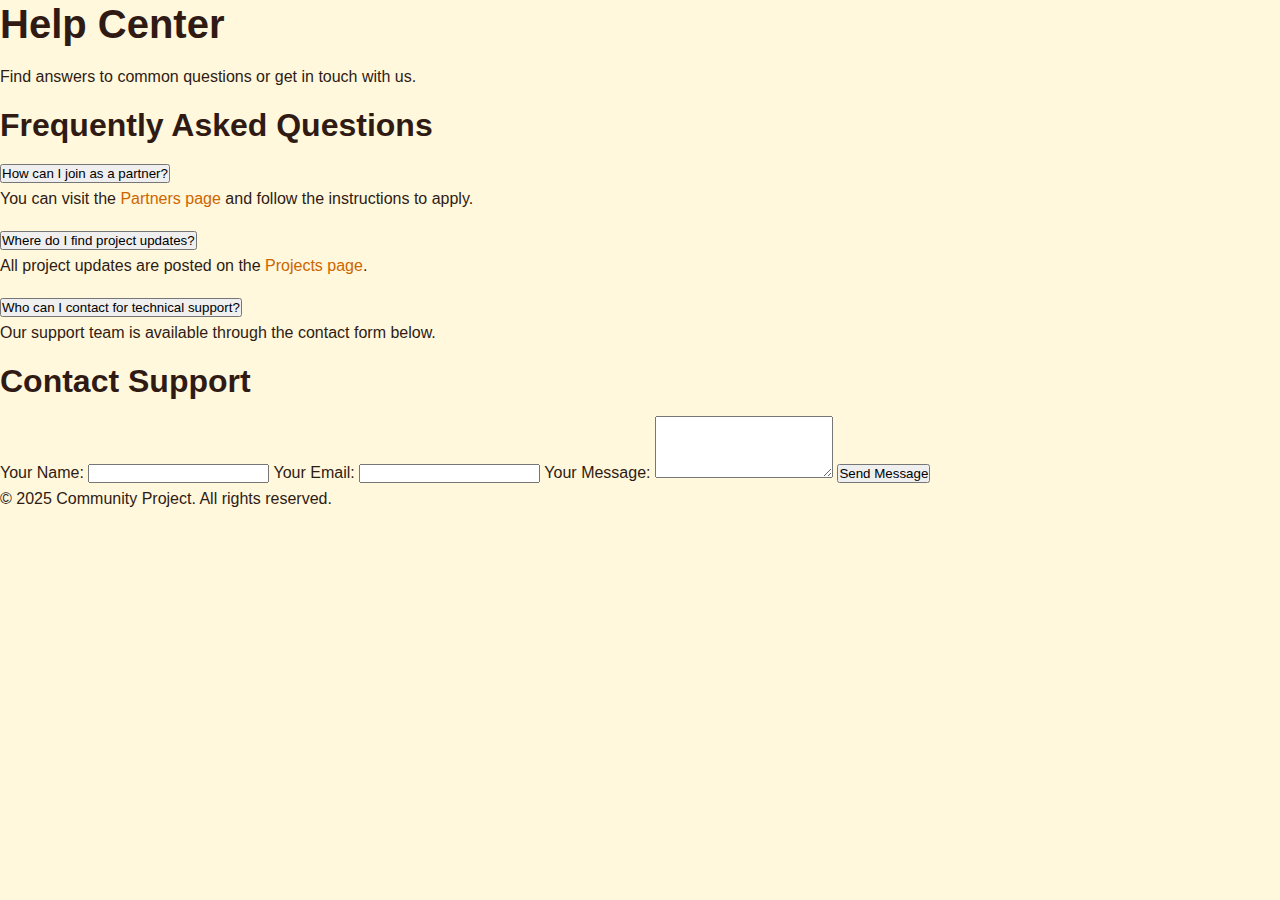
<file: help.html>
<!DOCTYPE html>
<html lang="en">
<head>
  <meta charset="UTF-8">
  <meta name="viewport" content="width=device-width, initial-scale=1.0">
  <title>Help Center</title>
  <link rel="stylesheet" href="homepage.css">
</head>
<body>
  <!-- Header -->
  <header>
    <h1>Help Center</h1>
    <p>Find answers to common questions or get in touch with us.</p>
  </header>

  <!-- FAQ Section -->
  <section class="faq">
    <h2>Frequently Asked Questions</h2>

    <div class="faq-item">
      <button class="faq-question">How can I join as a partner?</button>
      <div class="faq-answer">
        <p>You can visit the <a href="partners.html">Partners page</a> and follow the instructions to apply.</p>
      </div>
    </div>

    <div class="faq-item">
      <button class="faq-question">Where do I find project updates?</button>
      <div class="faq-answer">
        <p>All project updates are posted on the <a href="projects.html">Projects page</a>.</p>
      </div>
    </div>

    <div class="faq-item">
      <button class="faq-question">Who can I contact for technical support?</button>
      <div class="faq-answer">
        <p>Our support team is available through the contact form below.</p>
      </div>
    </div>
  </section>

  <!-- Contact Support -->
  <section class="contact">
    <h2>Contact Support</h2>
    <form action="#" method="post">
      <label for="name">Your Name:</label>
      <input type="text" id="name" name="name" required>

      <label for="email">Your Email:</label>
      <input type="email" id="email" name="email" required>

      <label for="message">Your Message:</label>
      <textarea id="message" name="message" rows="4" required></textarea>

      <button type="submit">Send Message</button>
    </form>
  </section>

  <!-- Footer -->
  <footer>
    <p>&copy; 2025 Community Project. All rights reserved.</p>
  </footer>

  <!-- FAQ Toggle Script -->
  <script>
    const questions = document.querySelectorAll(".faq-question");
    questions.forEach(q => {
      q.addEventListener("click", () => {
        q.classList.toggle("active");
        const answer = q.nextElementSibling;
        if (answer.style.display === "block") {
          answer.style.display = "none";
        } else {
          answer.style.display = "block";
        }
      });
    });
  </script>
</body>
</html>
</file>
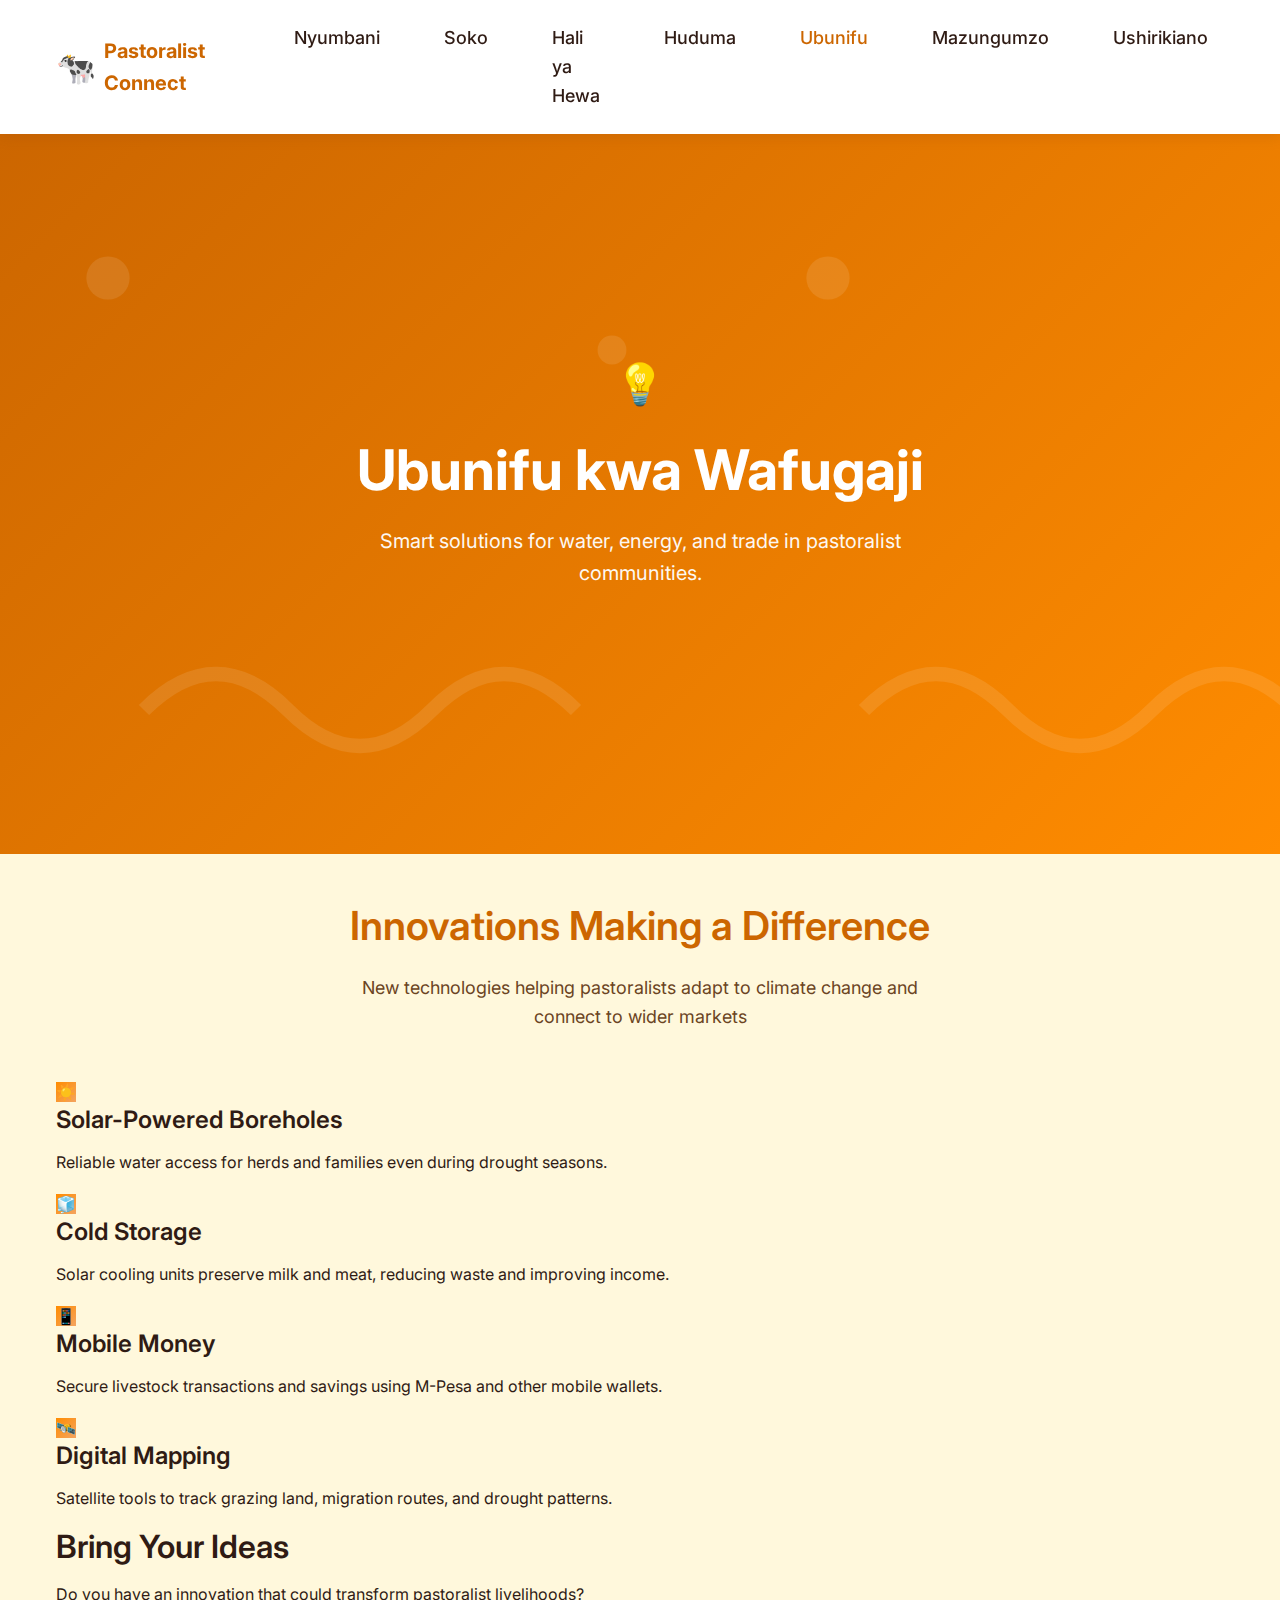
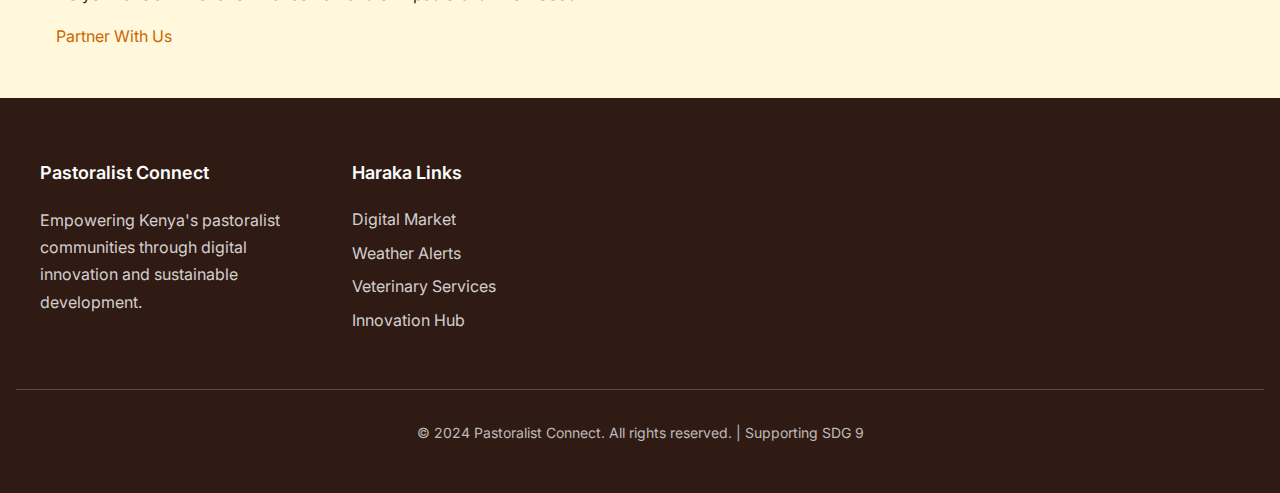
<file: innovation.html>
<!DOCTYPE html>
<html lang="en">
<head>
  <meta charset="UTF-8">
  <meta name="viewport" content="width=device-width, initial-scale=1.0">
  <title>Ubunifu - Pastoralist Connect</title>
  <link rel="stylesheet" href="homepage.css">
  <link rel="preconnect" href="https://fonts.googleapis.com">
  <link rel="preconnect" href="https://fonts.gstatic.com" crossorigin>
  <link href="https://fonts.googleapis.com/css2?family=Inter:wght@400;500;600;700&display=swap" rel="stylesheet">
</head>
<body>
  <!-- Header -->
  <header class="header">
    <div class="nav-container">
      <a href="index.html" class="logo">
        <span class="logo-icon">🐄</span>
        Pastoralist Connect
      </a>

      <button class="nav-toggle" id="navToggle" aria-label="Toggle navigation">
        <span class="hamburger"></span>
      </button>

      <nav class="nav-menu" id="navMenu">
        <ul>
          <li><a href="index.html" class="nav-link">Nyumbani</a></li>
          <li><a href="market.html" class="nav-link">Soko</a></li>
          <li><a href="climate.html" class="nav-link">Hali ya Hewa</a></li>
          <li><a href="services.html" class="nav-link">Huduma</a></li>
          <li><a href="innovation.html" class="nav-link active">Ubunifu</a></li>
          <li><a href="forum.html" class="nav-link">Mazungumzo</a></li>
          <li><a href="partners.html" class="nav-link">Ushirikiano</a></li>
        </ul>
      </nav>
    </div>
    <div class="nav-overlay" id="navOverlay"></div>
  </header>

  <!-- Hero Section -->
  <section class="hero">
    <div class="hero-content">
      <span class="hero-icon">💡</span>
      <h1>Ubunifu kwa Wafugaji</h1>
      <p class="hero-subtitle">Smart solutions for water, energy, and trade in pastoralist communities.</p>
    </div>
  </section>

  <!-- Innovation Showcase -->
  <main class="main-content">
    <section class="innovation-section">
      <div class="section-header">
        <h2>Innovations Making a Difference</h2>
        <p>New technologies helping pastoralists adapt to climate change and connect to wider markets</p>
      </div>

      <div class="innovation-grid">
        <div class="innovation-card">
          <span class="innovation-icon">☀️</span>
          <h3>Solar-Powered Boreholes</h3>
          <p>Reliable water access for herds and families even during drought seasons.</p>
        </div>

        <div class="innovation-card">
          <span class="innovation-icon">🧊</span>
          <h3>Cold Storage</h3>
          <p>Solar cooling units preserve milk and meat, reducing waste and improving income.</p>
        </div>

        <div class="innovation-card">
          <span class="innovation-icon">📱</span>
          <h3>Mobile Money</h3>
          <p>Secure livestock transactions and savings using M-Pesa and other mobile wallets.</p>
        </div>

        <div class="innovation-card">
          <span class="innovation-icon">🛰️</span>
          <h3>Digital Mapping</h3>
          <p>Satellite tools to track grazing land, migration routes, and drought patterns.</p>
        </div>
      </div>
    </section>

    <!-- Call to Action -->
    <section class="cta-section">
      <h2>Bring Your Ideas</h2>
      <p>Do you have an innovation that could transform pastoralist livelihoods?</p>
      <a href="partners.html" class="cta-button">Partner With Us</a>
    </section>
  </main>

  <!-- Footer -->
  <footer class="footer">
    <div class="footer-content">
      <div class="footer-section">
        <h4>Pastoralist Connect</h4>
        <p>Empowering Kenya's pastoralist communities through digital innovation and sustainable development.</p>
      </div>
      <div class="footer-section">
        <h4>Haraka Links</h4>
        <ul>
          <li><a href="market.html">Digital Market</a></li>
          <li><a href="climate.html">Weather Alerts</a></li>
          <li><a href="services.html">Veterinary Services</a></li>
          <li><a href="innovation.html">Innovation Hub</a></li>
        </ul>
      </div>
    </div>
    <div class="footer-bottom">
      <p>&copy; 2024 Pastoralist Connect. All rights reserved. | Supporting SDG 9</p>
    </div>
  </footer>

  <!-- Scripts -->
  <script src="homepage.js"></script>
</body>
</html>
</file>
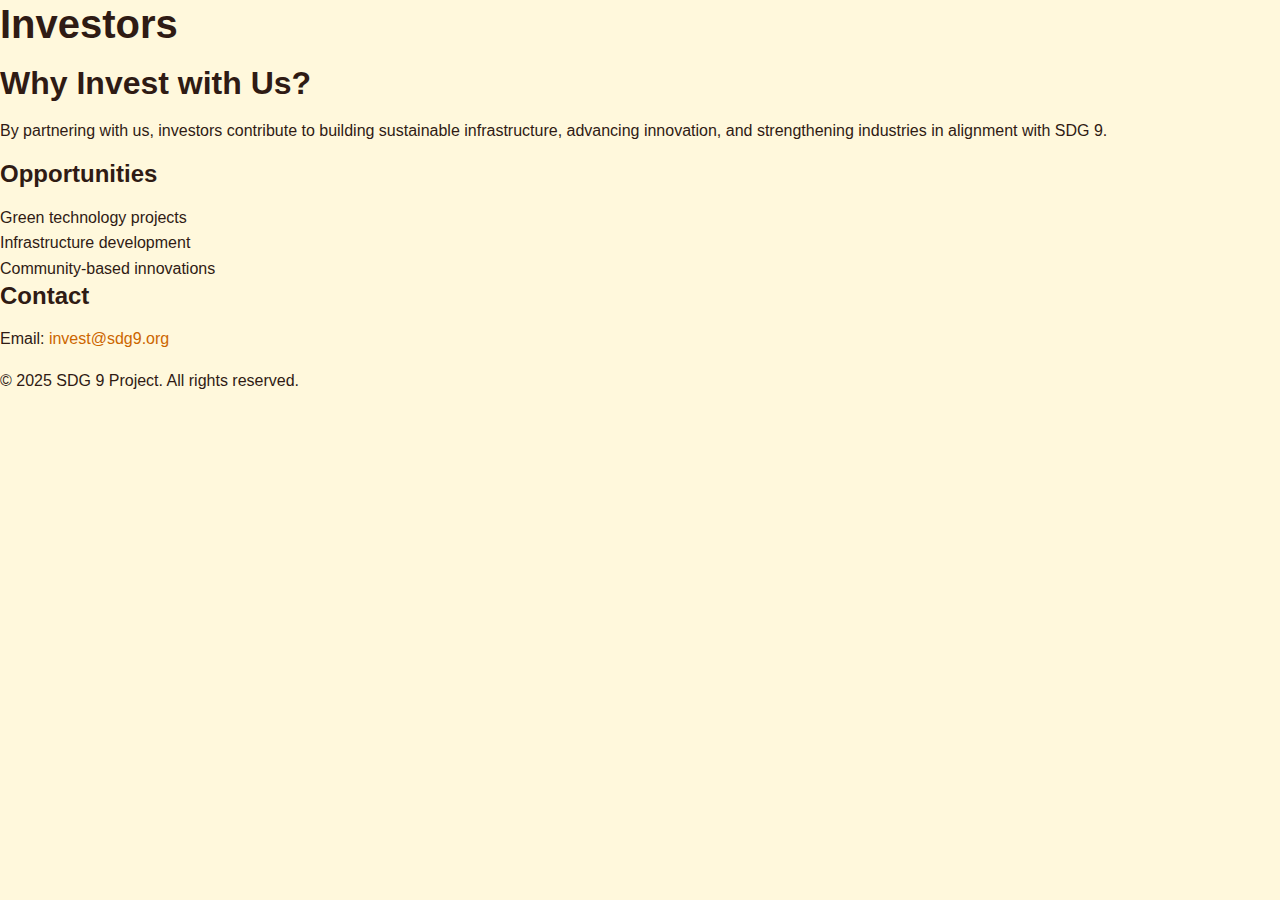
<file: investors.html>
<!DOCTYPE html>
<html lang="en">
<head>
  <meta charset="UTF-8">
  <meta name="viewport" content="width=device-width, initial-scale=1.0">
  <title>Investors</title>
  <link rel="stylesheet" href="homepage.css">
</head>
<body>
  <header>
    <h1>Investors</h1>
  </header>

  <main>
    <section class="investor-info">
      <h2>Why Invest with Us?</h2>
      <p>By partnering with us, investors contribute to building sustainable infrastructure, advancing innovation, and strengthening industries in alignment with SDG 9.</p>
      
      <h3>Opportunities</h3>
      <ul>
        <li>Green technology projects</li>
        <li>Infrastructure development</li>
        <li>Community-based innovations</li>
      </ul>

      <h3>Contact</h3>
      <p>Email: <a href="mailto:invest@sdg9.org">invest@sdg9.org</a></p>
    </section>
  </main>

  <footer>
    <p>&copy; 2025 SDG 9 Project. All rights reserved.</p>
  </footer>
</body>
</html>
</file>
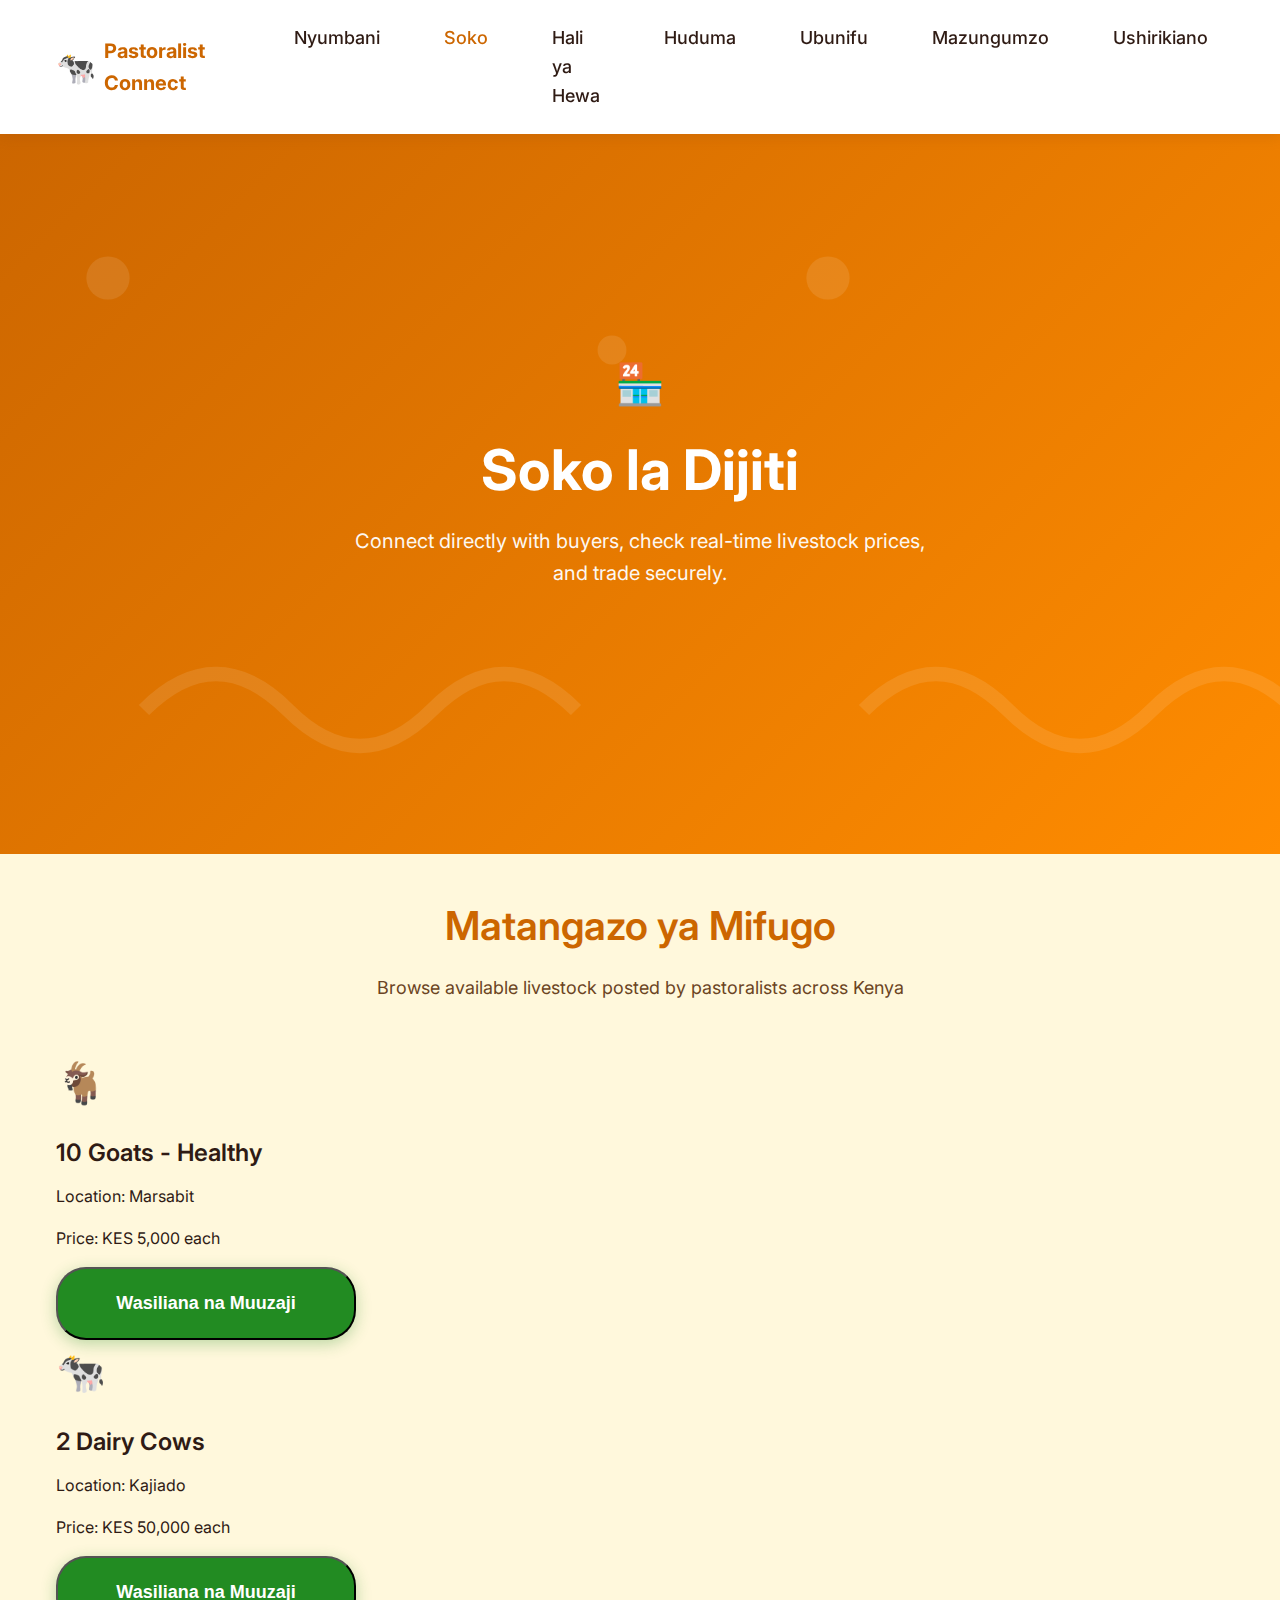
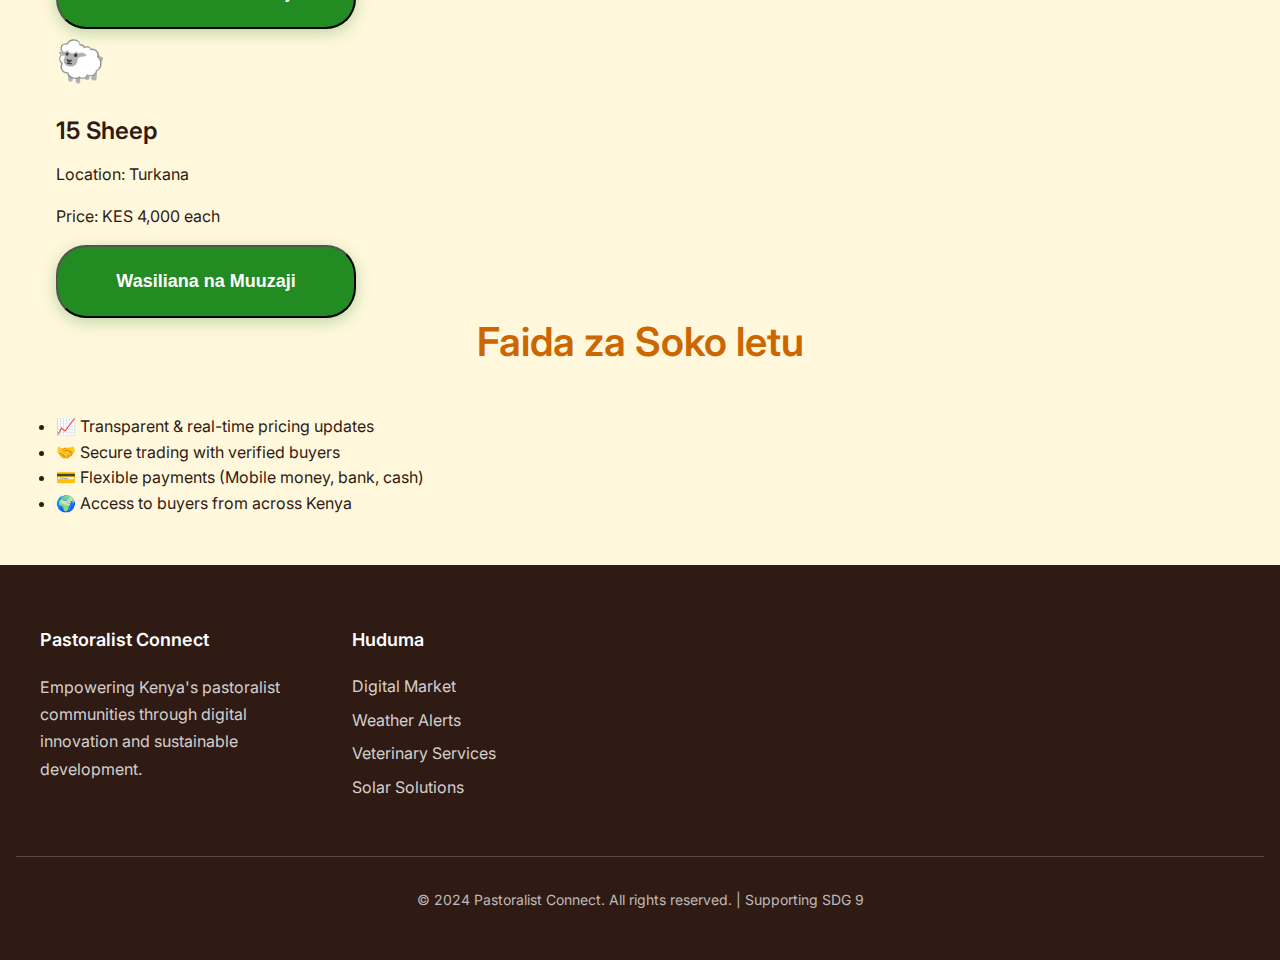
<file: market.html>
<!DOCTYPE html>
<html lang="en">
<head>
  <meta charset="UTF-8">
  <meta name="viewport" content="width=device-width, initial-scale=1.0">
  <title>Soko la Dijiti - Pastoralist Connect</title>
  <link rel="stylesheet" href="homepage.css">
  <link rel="preconnect" href="https://fonts.googleapis.com">
  <link rel="preconnect" href="https://fonts.gstatic.com" crossorigin>
  <link href="https://fonts.googleapis.com/css2?family=Inter:wght@400;500;600;700&display=swap" rel="stylesheet">
</head>
<body>
  <!-- Header -->
  <header class="header">
    <div class="nav-container">
      <a href="index.html" class="logo">
        <span class="logo-icon">🐄</span>
        Pastoralist Connect
      </a>

      <button class="nav-toggle" id="navToggle" aria-label="Toggle navigation">
        <span class="hamburger"></span>
      </button>

      <nav class="nav-menu" id="navMenu">
        <ul>
          <li><a href="index.html" class="nav-link">Nyumbani</a></li>
          <li><a href="market.html" class="nav-link active">Soko</a></li>
          <li><a href="climate.html" class="nav-link">Hali ya Hewa</a></li>
          <li><a href="services.html" class="nav-link">Huduma</a></li>
          <li><a href="innovation.html" class="nav-link">Ubunifu</a></li>
          <li><a href="forum.html" class="nav-link">Mazungumzo</a></li>
          <li><a href="partners.html" class="nav-link">Ushirikiano</a></li>
        </ul>
      </nav>
    </div>
    <div class="nav-overlay" id="navOverlay"></div>
  </header>

  <!-- Market Hero -->
  <section class="hero">
    <div class="hero-content">
      <span class="hero-icon">🏪</span>
      <h1>Soko la Dijiti</h1>
      <p class="hero-subtitle">Connect directly with buyers, check real-time livestock prices, and trade securely.</p>
    </div>
  </section>

  <!-- Market Listings -->
  <main class="main-content">
    <section class="market-section">
      <div class="section-header">
        <h2>Matangazo ya Mifugo</h2>
        <p>Browse available livestock posted by pastoralists across Kenya</p>
      </div>

      <div class="market-grid">
        <!-- Example card -->
        <div class="market-card">
          <div class="market-image">
            <span class="placeholder-icon">🐐</span>
          </div>
          <div class="market-info">
            <h3>10 Goats - Healthy</h3>
            <p>Location: Marsabit</p>
            <p>Price: KES 5,000 each</p>
            <button class="cta-primary">Wasiliana na Muuzaji</button>
          </div>
        </div>

        <div class="market-card">
          <div class="market-image">
            <span class="placeholder-icon">🐄</span>
          </div>
          <div class="market-info">
            <h3>2 Dairy Cows</h3>
            <p>Location: Kajiado</p>
            <p>Price: KES 50,000 each</p>
            <button class="cta-primary">Wasiliana na Muuzaji</button>
          </div>
        </div>

        <div class="market-card">
          <div class="market-image">
            <span class="placeholder-icon">🐑</span>
          </div>
          <div class="market-info">
            <h3>15 Sheep</h3>
            <p>Location: Turkana</p>
            <p>Price: KES 4,000 each</p>
            <button class="cta-primary">Wasiliana na Muuzaji</button>
          </div>
        </div>
      </div>
    </section>

    <!-- Market Info Section -->
    <section class="market-info-section">
      <div class="section-header">
        <h2>Faida za Soko letu</h2>
      </div>
      <ul class="benefits-list">
        <li>📈 Transparent & real-time pricing updates</li>
        <li>🤝 Secure trading with verified buyers</li>
        <li>💳 Flexible payments (Mobile money, bank, cash)</li>
        <li>🌍 Access to buyers from across Kenya</li>
      </ul>
    </section>
  </main>

  <!-- Footer -->
  <footer class="footer">
    <div class="footer-content">
      <div class="footer-section">
        <h4>Pastoralist Connect</h4>
        <p>Empowering Kenya's pastoralist communities through digital innovation and sustainable development.</p>
      </div>
      <div class="footer-section">
        <h4>Huduma</h4>
        <ul>
          <li><a href="market.html">Digital Market</a></li>
          <li><a href="climate.html">Weather Alerts</a></li>
          <li><a href="services.html">Veterinary Services</a></li>
          <li><a href="innovation.html">Solar Solutions</a></li>
        </ul>
      </div>
    </div>
    <div class="footer-bottom">
      <p>&copy; 2024 Pastoralist Connect. All rights reserved. | Supporting SDG 9</p>
    </div>
  </footer>

  <!-- Scripts -->
  <script src="homepage.js"></script>
</body>
</html>
</file>
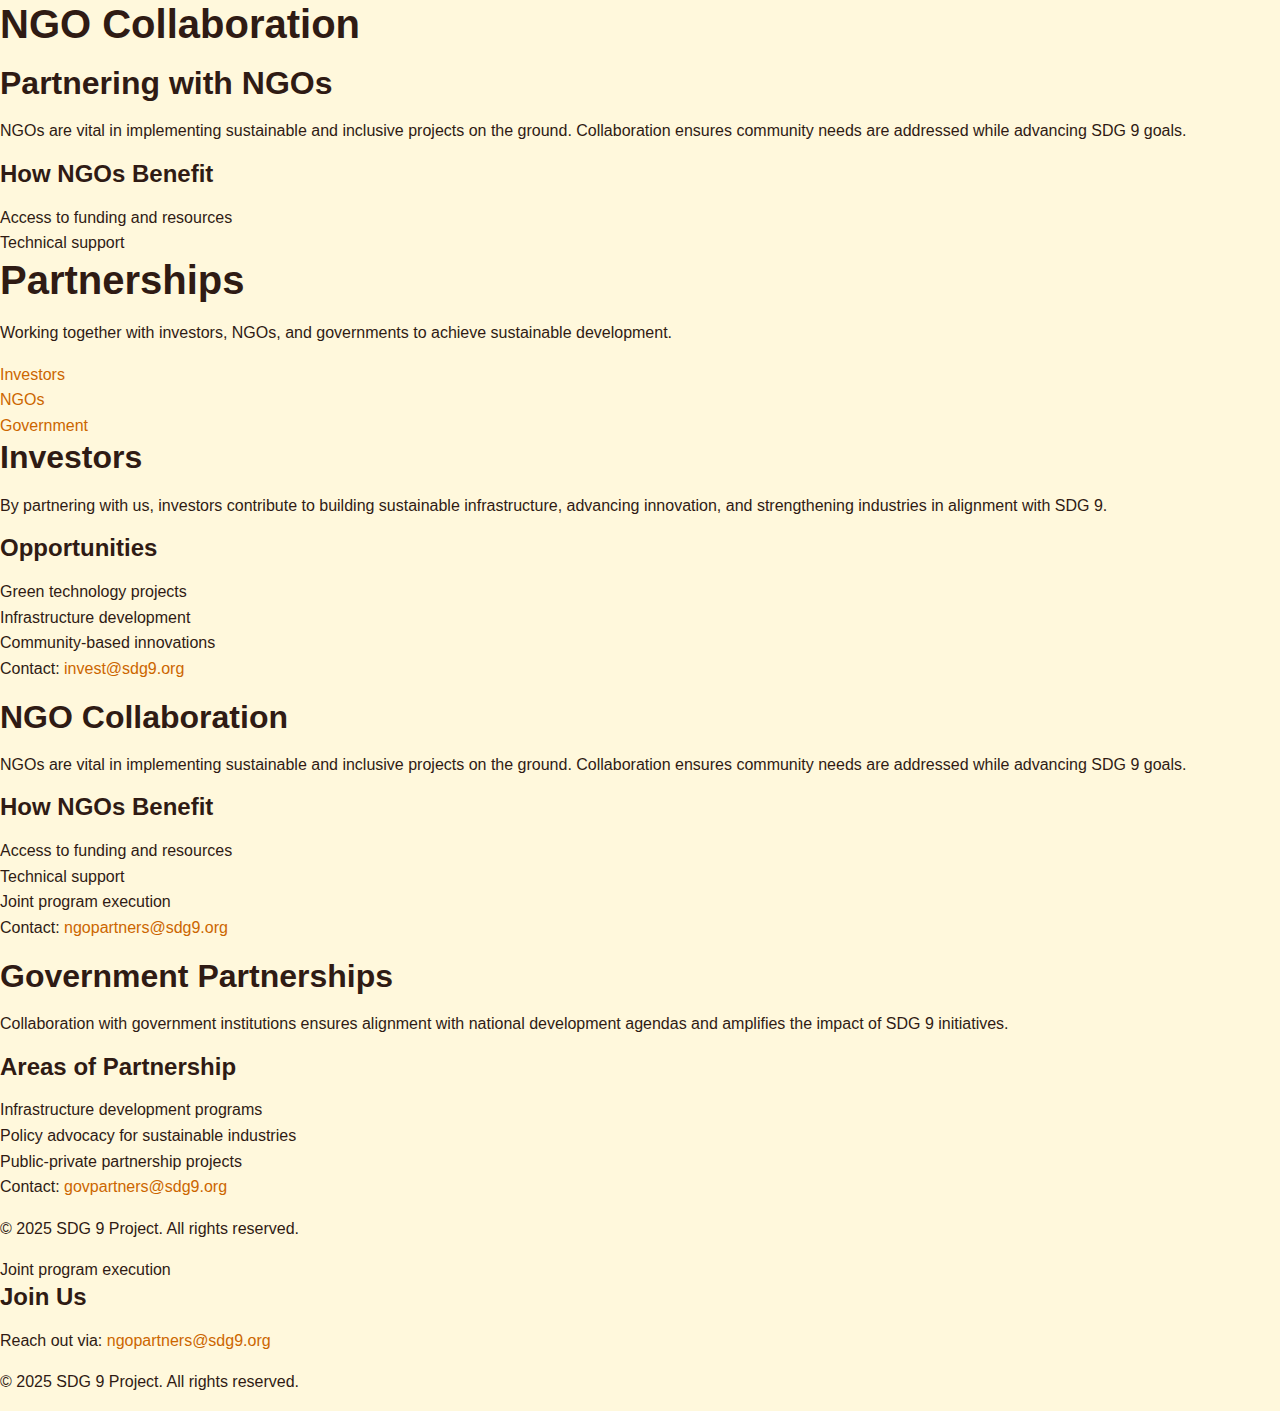
<file: ngos.html>
<!DOCTYPE html>
<html lang="en">
<head>
  <meta charset="UTF-8">
  <meta name="viewport" content="width=device-width, initial-scale=1.0">
  <title>NGO Collaboration</title>
  <link rel="stylesheet" href="homepage.css">
</head>
<body>
  <header>
    <h1>NGO Collaboration</h1>
  </header>

  <main>
    <section class="ngo-collab">
      <h2>Partnering with NGOs</h2>
      <p>NGOs are vital in implementing sustainable and inclusive projects on the ground. Collaboration ensures community needs are addressed while advancing SDG 9 goals.</p>

      <h3>How NGOs Benefit</h3>
      <ul>
        <li>Access to funding and resources</li>
        <li>Technical support</li><!DOCTYPE html>
        <html lang="en">
        <head>
          <meta charset="UTF-8">
          <meta name="viewport" content="width=device-width, initial-scale=1.0">
          <title>Partnerships</title>
          <link rel="stylesheet" href="homepage.css">
        </head>
        <body>
          <header>
            <h1>Partnerships</h1>
            <p>Working together with investors, NGOs, and governments to achieve sustainable development.</p>
          </header>
        
          <main>
            <!-- Navigation within the page -->
            <nav class="partner-nav">
              <ul>
                <li><a href="#investors">Investors</a></li>
                <li><a href="#ngos">NGOs</a></li>
                <li><a href="#government">Government</a></li>
              </ul>
            </nav>
        
            <!-- Investors Section -->
            <section id="investors">
              <h2>Investors</h2>
              <p>By partnering with us, investors contribute to building sustainable infrastructure, advancing innovation, and strengthening industries in alignment with SDG 9.</p>
              <h3>Opportunities</h3>
              <ul>
                <li>Green technology projects</li>
                <li>Infrastructure development</li>
                <li>Community-based innovations</li>
              </ul>
              <p>Contact: <a href="mailto:invest@sdg9.org">invest@sdg9.org</a></p>
            </section>
        
            <!-- NGOs Section -->
            <section id="ngos">
              <h2>NGO Collaboration</h2>
              <p>NGOs are vital in implementing sustainable and inclusive projects on the ground. Collaboration ensures community needs are addressed while advancing SDG 9 goals.</p>
              <h3>How NGOs Benefit</h3>
              <ul>
                <li>Access to funding and resources</li>
                <li>Technical support</li>
                <li>Joint program execution</li>
              </ul>
              <p>Contact: <a href="mailto:ngopartners@sdg9.org">ngopartners@sdg9.org</a></p>
            </section>
        
            <!-- Government Section -->
            <section id="government">
              <h2>Government Partnerships</h2>
              <p>Collaboration with government institutions ensures alignment with national development agendas and amplifies the impact of SDG 9 initiatives.</p>
              <h3>Areas of Partnership</h3>
              <ul>
                <li>Infrastructure development programs</li>
                <li>Policy advocacy for sustainable industries</li>
                <li>Public-private partnership projects</li>
              </ul>
              <p>Contact: <a href="mailto:govpartners@sdg9.org">govpartners@sdg9.org</a></p>
            </section>
          </main>
        
          <footer>
            <p>&copy; 2025 SDG 9 Project. All rights reserved.</p>
          </footer>
        </body>
        </html>
        
        <li>Joint program execution</li>
      </ul>

      <h3>Join Us</h3>
      <p>Reach out via: <a href="mailto:ngopartners@sdg9.org">ngopartners@sdg9.org</a></p>
    </section>
  </main>

  <footer>
    <p>&copy; 2025 SDG 9 Project. All rights reserved.</p>
  </footer>
</body>
</html>
</file>
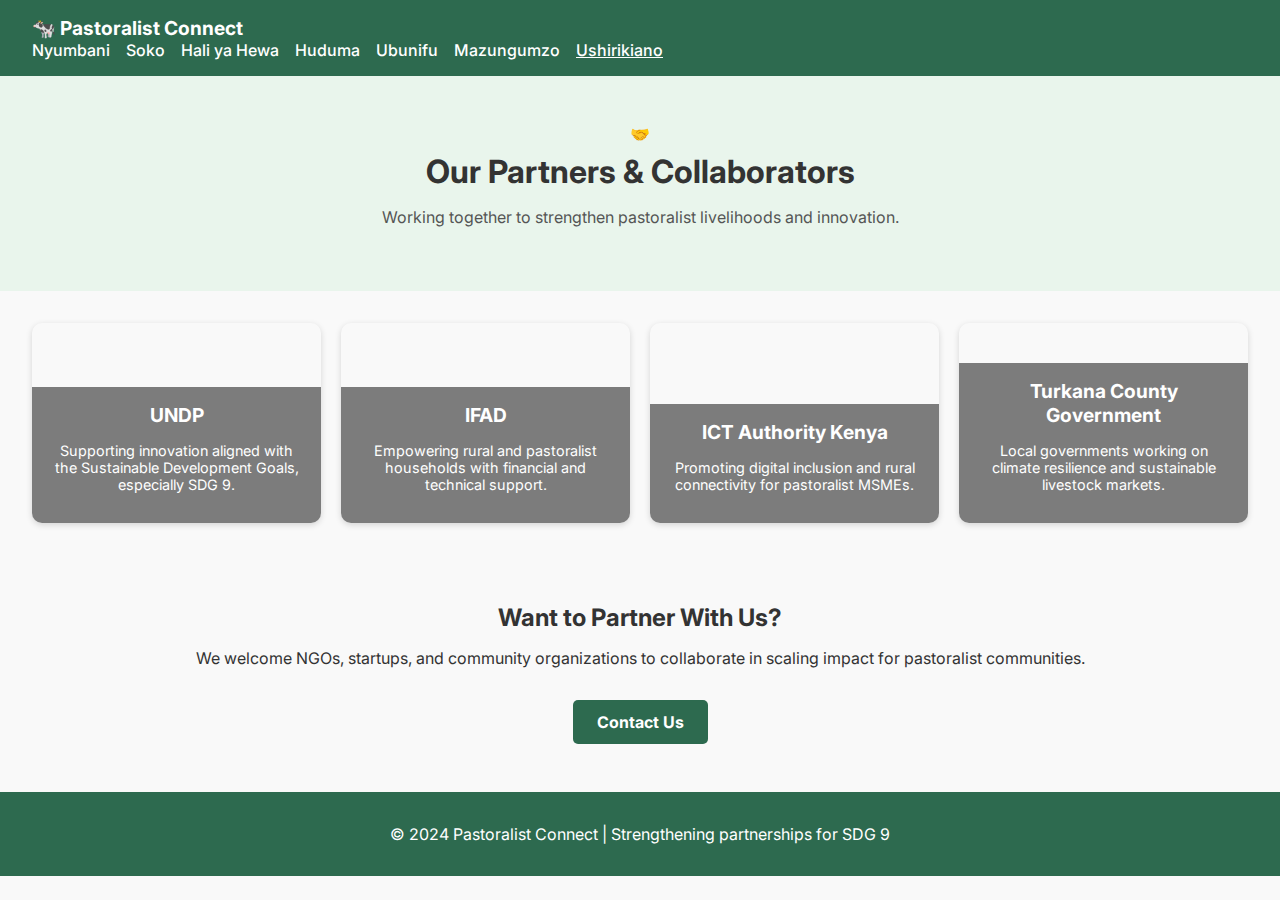
<file: partners.html>
<!DOCTYPE html>
<html lang="en">
<head>
  <meta charset="UTF-8">
  <meta name="viewport" content="width=device-width, initial-scale=1.0">
  <title>Partners - Pastoralist Connect</title>
  <link href="https://fonts.googleapis.com/css2?family=Inter:wght@400;600;700&display=swap" rel="stylesheet">
  <style>
    body {
      font-family: 'Inter', sans-serif;
      margin: 0;
      padding: 0;
      background: #f9f9f9;
      color: #333;
    }

    header {
      background: #2d6a4f;
      padding: 1rem 2rem;
      color: #fff;
    }

    header .logo {
      font-weight: bold;
      text-decoration: none;
      color: #fff;
      font-size: 1.2rem;
    }

    nav ul {
      list-style: none;
      margin: 0;
      padding: 0;
      display: flex;
      gap: 1rem;
    }

    nav a {
      color: #fff;
      text-decoration: none;
      font-weight: 500;
    }

    nav a.active {
      text-decoration: underline;
    }

    .hero {
      text-align: center;
      padding: 3rem 1rem;
      background: #e9f5ec;
    }

    .hero h1 {
      margin: 0.5rem 0;
      font-size: 2rem;
    }

    .hero p {
      color: #555;
    }

    .partner-grid {
      display: grid;
      grid-template-columns: repeat(auto-fit, minmax(250px, 1fr));
      gap: 20px;
      padding: 2rem;
    }

    .partner-card {
      position: relative;
      border-radius: 10px;
      height: 200px;
      background-size: contain;
      background-position: center;
      background-repeat: no-repeat;
      display: flex;
      align-items: flex-end;
      overflow: hidden;
      box-shadow: 0 2px 6px rgba(0,0,0,0.15);
      transition: transform 0.3s ease;
    }

    .partner-card:hover {
      transform: translateY(-5px);
    }

    /* Transparent overlay */
    .partner-card .overlay {
      width: 100%;
      padding: 1rem;
      background: rgba(0,0,0,0.5);
      color: #fff;
      text-align: center;
      font-size: 0.9rem;
    }

    .partner-card h3 {
      margin: 0 0 0.5rem;
      font-size: 1.2rem;
    }

    /* Individual backgrounds */
    .undp {
      background-image: url("https://upload.wikimedia.org/wikipedia/commons/thumb/f/fd/UNDP_logo.svg/512px-UNDP_logo.svg.png");
    }

    .ifad {
      background-image: url("https://upload.wikimedia.org/wikipedia/commons/thumb/d/d9/IFAD_logo.svg/512px-IFAD_logo.svg.png");
    }

    .icta {
      background-image: url("https://icta.go.ke/wp-content/uploads/2023/04/icta-logo.png");
    }

    .turkana {
      background-image: url("https://upload.wikimedia.org/wikipedia/commons/2/29/Coat_of_arms_of_Turkana_County.png");
    }

    .cta {
      text-align: center;
      margin: 3rem 1rem;
    }

    .cta h2 {
      margin-bottom: 0.5rem;
    }

    .cta-btn {
      display: inline-block;
      margin-top: 1rem;
      padding: 0.75rem 1.5rem;
      background: #2d6a4f;
      color: #fff;
      text-decoration: none;
      border-radius: 5px;
      font-weight: bold;
      transition: background 0.3s ease;
    }

    .cta-btn:hover {
      background: #1b4332;
    }

    footer {
      background: #2d6a4f;
      color: #fff;
      text-align: center;
      padding: 1rem;
    }
  </style>
</head>
<body>

  <!-- Header -->
  <header>
    <div class="nav-container">
      <a href="index.html" class="logo">🐄 Pastoralist Connect</a>
      <nav>
        <ul>
          <li><a href="index.html">Nyumbani</a></li>
          <li><a href="market.html">Soko</a></li>
          <li><a href="climate.html">Hali ya Hewa</a></li>
          <li><a href="services.html">Huduma</a></li>
          <li><a href="innovation.html">Ubunifu</a></li>
          <li><a href="forum.html">Mazungumzo</a></li>
          <li><a href="partners.html" class="active">Ushirikiano</a></li>
        </ul>
      </nav>
    </div>
  </header>

  <!-- Hero -->
  <section class="hero">
    <span class="hero-icon">🤝</span>
    <h1>Our Partners & Collaborators</h1>
    <p>Working together to strengthen pastoralist livelihoods and innovation.</p>
  </section>

  <!-- Partner Showcase -->
  <main class="partners-container">
    <div class="partner-grid">
      
      <div class="partner-card undp">
        <div class="overlay">
          <h3>UNDP</h3>
          <p>Supporting innovation aligned with the Sustainable Development Goals, especially SDG 9.</p>
        </div>
      </div>

      <div class="partner-card ifad">
        <div class="overlay">
          <h3>IFAD</h3>
          <p>Empowering rural and pastoralist households with financial and technical support.</p>
        </div>
      </div>

      <div class="partner-card icta">
        <div class="overlay">
          <h3>ICT Authority Kenya</h3>
          <p>Promoting digital inclusion and rural connectivity for pastoralist MSMEs.</p>
        </div>
      </div>

      <div class="partner-card turkana">
        <div class="overlay">
          <h3>Turkana County Government</h3>
          <p>Local governments working on climate resilience and sustainable livestock markets.</p>
        </div>
      </div>

    </div>

    <!-- Call to Action -->
    <section class="cta">
      <h2>Want to Partner With Us?</h2>
      <p>We welcome NGOs, startups, and community organizations to collaborate in scaling impact for pastoralist communities.</p>
      <a href="contact.html" class="cta-btn">Contact Us</a>
    </section>
  </main>

  <!-- Footer -->
  <footer>
    <p>&copy; 2024 Pastoralist Connect | Strengthening partnerships for SDG 9</p>
  </footer>

</body>
</html>
</file>
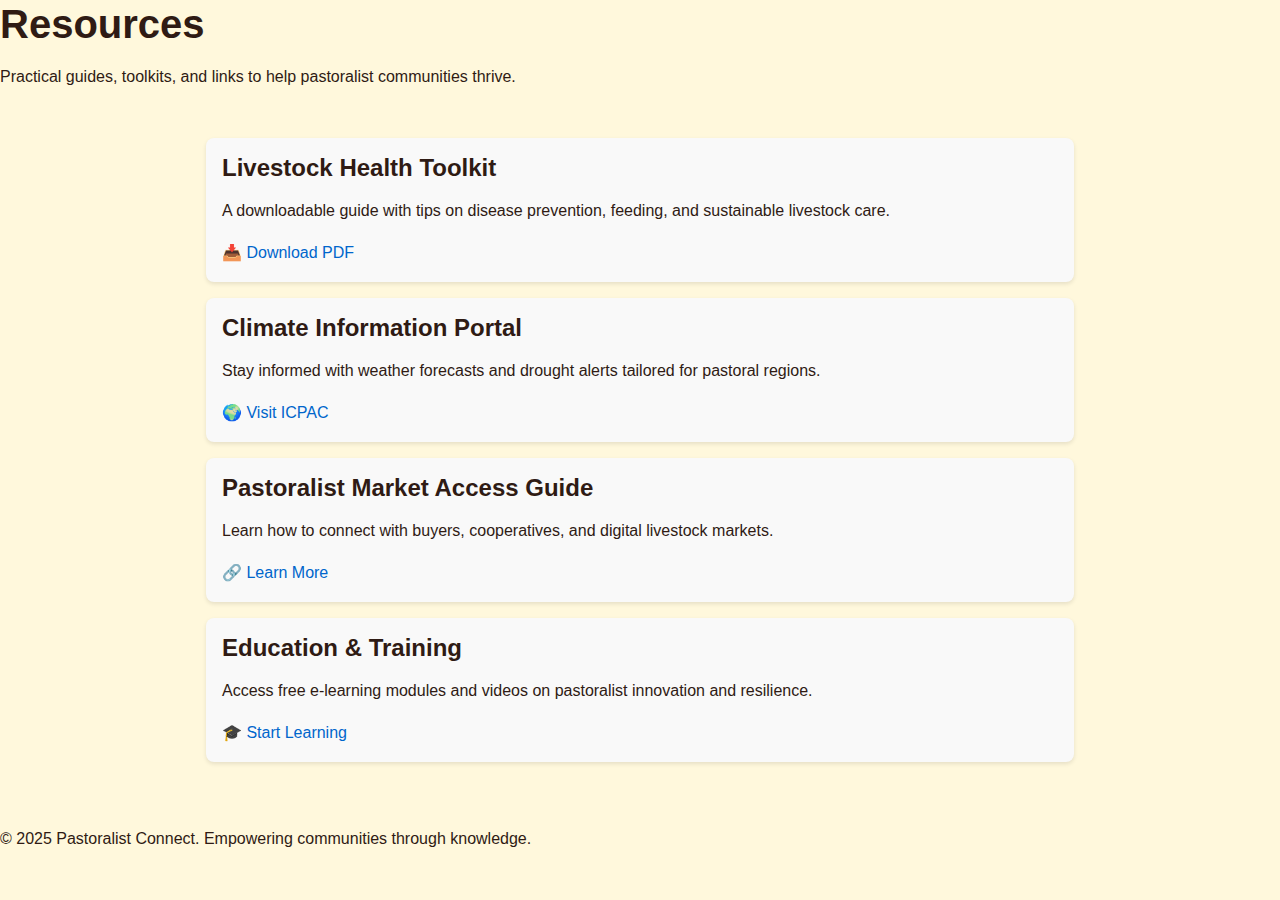
<file: resources.html>
<!DOCTYPE html>
<html lang="en">
<head>
  <meta charset="UTF-8">
  <meta name="viewport" content="width=device-width, initial-scale=1.0">
  <title>Resources - Pastoralist Connect</title>
  <link rel="stylesheet" href="homepage.css">
  <style>
    .resources-container {
      max-width: 900px;
      margin: 2rem auto;
      padding: 1rem;
    }
    .resource-card {
      background: #f9f9f9;
      border-radius: 8px;
      padding: 1rem;
      margin-bottom: 1rem;
      box-shadow: 0 2px 4px rgba(0,0,0,0.1);
    }
    .resource-card h3 {
      margin-top: 0;
    }
    .resource-card a {
      color: #0066cc;
      text-decoration: none;
    }
  </style>
</head>
<body>
  <!-- Header -->
  <header>
    <h1>Resources</h1>
    <p>Practical guides, toolkits, and links to help pastoralist communities thrive.</p>
  </header>

  <!-- Resources Section -->
  <main class="resources-container">

    <div class="resource-card">
      <h3>Livestock Health Toolkit</h3>
      <p>A downloadable guide with tips on disease prevention, feeding, and sustainable livestock care.</p>
      <a href="https://www.fao.org/3/i9408en/I9408EN.pdf" target="_blank">📥 Download PDF</a>
    </div>

    <div class="resource-card">
      <h3>Climate Information Portal</h3>
      <p>Stay informed with weather forecasts and drought alerts tailored for pastoral regions.</p>
      <a href="https://www.icpac.net/" target="_blank">🌍 Visit ICPAC</a>
    </div>

    <div class="resource-card">
      <h3>Pastoralist Market Access Guide</h3>
      <p>Learn how to connect with buyers, cooperatives, and digital livestock markets.</p>
      <a href="https://www.ifad.org/en/" target="_blank">🔗 Learn More</a>
    </div>

    <div class="resource-card">
      <h3>Education & Training</h3>
      <p>Access free e-learning modules and videos on pastoralist innovation and resilience.</p>
      <a href="https://elearning.fao.org/" target="_blank">🎓 Start Learning</a>
    </div>

  </main>

  <!-- Footer -->
  <footer>
    <p>&copy; 2025 Pastoralist Connect. Empowering communities through knowledge.</p>
  </footer>
</body>
</html>
</file>
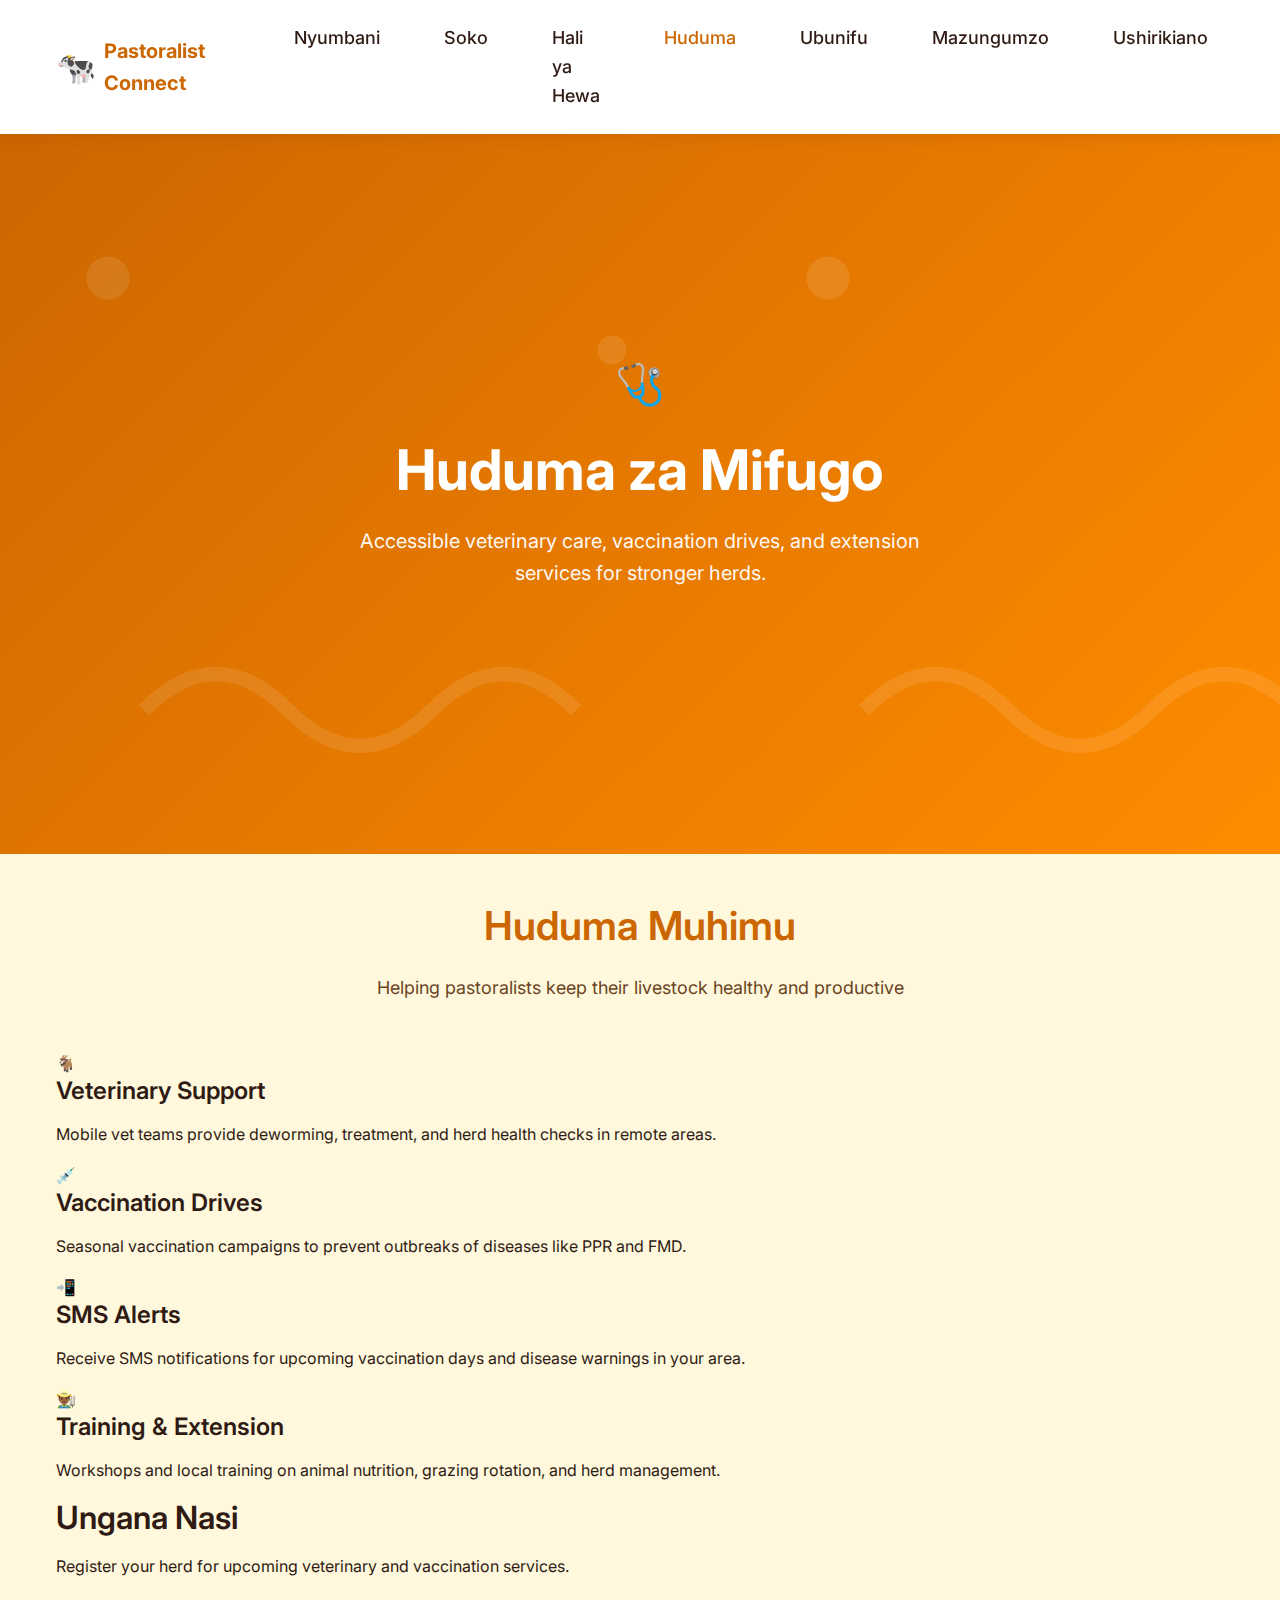
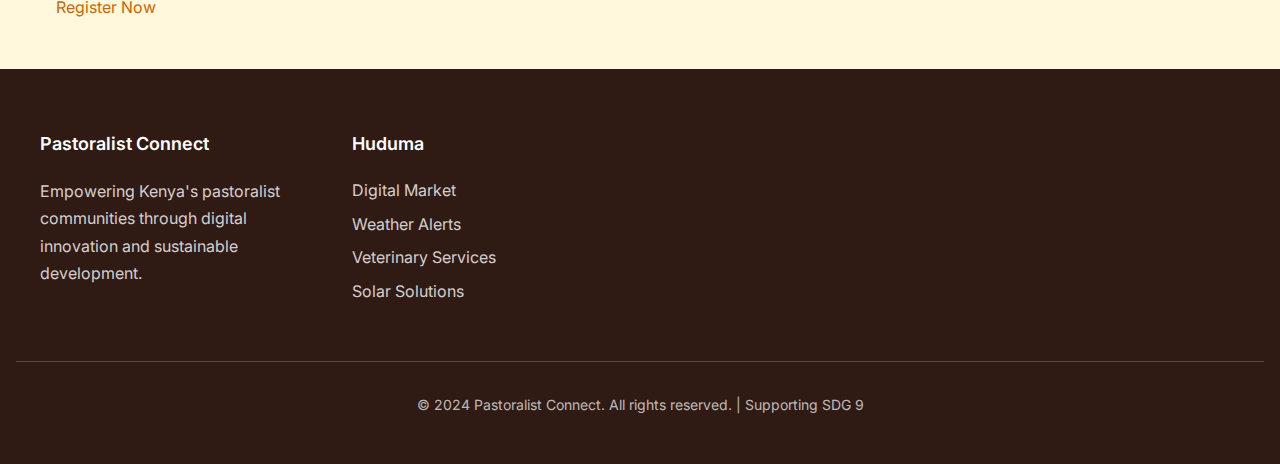
<file: services.html>
<!DOCTYPE html>
<html lang="en">
<head>
  <meta charset="UTF-8">
  <meta name="viewport" content="width=device-width, initial-scale=1.0">
  <title>Huduma - Pastoralist Connect</title>
  <link rel="stylesheet" href="homepage.css">
  <link rel="preconnect" href="https://fonts.googleapis.com">
  <link rel="preconnect" href="https://fonts.gstatic.com" crossorigin>
  <link href="https://fonts.googleapis.com/css2?family=Inter:wght@400;500;600;700&display=swap" rel="stylesheet">
</head>
<body>
  <!-- Header -->
  <header class="header">
    <div class="nav-container">
      <a href="index.html" class="logo">
        <span class="logo-icon">🐄</span>
        Pastoralist Connect
      </a>

      <button class="nav-toggle" id="navToggle" aria-label="Toggle navigation">
        <span class="hamburger"></span>
      </button>

      <nav class="nav-menu" id="navMenu">
        <ul>
          <li><a href="index.html" class="nav-link">Nyumbani</a></li>
          <li><a href="market.html" class="nav-link">Soko</a></li>
          <li><a href="climate.html" class="nav-link">Hali ya Hewa</a></li>
          <li><a href="services.html" class="nav-link active">Huduma</a></li>
          <li><a href="innovation.html" class="nav-link">Ubunifu</a></li>
          <li><a href="forum.html" class="nav-link">Mazungumzo</a></li>
          <li><a href="partners.html" class="nav-link">Ushirikiano</a></li>
        </ul>
      </nav>
    </div>
    <div class="nav-overlay" id="navOverlay"></div>
  </header>

  <!-- Hero Section -->
  <section class="hero">
    <div class="hero-content">
      <span class="hero-icon">🩺</span>
      <h1>Huduma za Mifugo</h1>
      <p class="hero-subtitle">Accessible veterinary care, vaccination drives, and extension services for stronger herds.</p>
    </div>
  </section>

  <!-- Services Grid -->
  <main class="main-content">
    <section class="services-section">
      <div class="section-header">
        <h2>Huduma Muhimu</h2>
        <p>Helping pastoralists keep their livestock healthy and productive</p>
      </div>

      <div class="services-grid">
        <div class="service-card">
          <span class="service-icon">🐐</span>
          <h3>Veterinary Support</h3>
          <p>Mobile vet teams provide deworming, treatment, and herd health checks in remote areas.</p>
        </div>

        <div class="service-card">
          <span class="service-icon">💉</span>
          <h3>Vaccination Drives</h3>
          <p>Seasonal vaccination campaigns to prevent outbreaks of diseases like PPR and FMD.</p>
        </div>

        <div class="service-card">
          <span class="service-icon">📲</span>
          <h3>SMS Alerts</h3>
          <p>Receive SMS notifications for upcoming vaccination days and disease warnings in your area.</p>
        </div>

        <div class="service-card">
          <span class="service-icon">👨🏾‍🌾</span>
          <h3>Training & Extension</h3>
          <p>Workshops and local training on animal nutrition, grazing rotation, and herd management.</p>
        </div>
      </div>
    </section>

    <!-- Call to Action -->
    <section class="cta-section">
      <h2>Ungana Nasi</h2>
      <p>Register your herd for upcoming veterinary and vaccination services.</p>
      <a href="https://forms.gle/qp9oYHo1i2kx5oybA" class="cta-button">Register Now</a>
    </section>
  </main>

  <!-- Footer -->
  <footer class="footer">
    <div class="footer-content">
      <div class="footer-section">
        <h4>Pastoralist Connect</h4>
        <p>Empowering Kenya's pastoralist communities through digital innovation and sustainable development.</p>
      </div>
      <div class="footer-section">
        <h4>Huduma</h4>
        <ul>
          <li><a href="market.html">Digital Market</a></li>
          <li><a href="climate.html">Weather Alerts</a></li>
          <li><a href="services.html">Veterinary Services</a></li>
          <li><a href="innovation.html">Solar Solutions</a></li>
        </ul>
      </div>
    </div>
    <div class="footer-bottom">
      <p>&copy; 2024 Pastoralist Connect. All rights reserved. | Supporting SDG 9</p>
    </div>
  </footer>

  <!-- Scripts -->
  <script src="homepage.js"></script>
</body>
</html>
</file>
<file: homepage.css>
/* Pastoralist Connect - Homepage Styles */
/* Mobile-First Responsive Design */

/* CSS Variables */
:root {
  /* Primary Colors - Pastoralist Theme */
  --ochre: #CC6600;
  --deep-ochre: #B8531A;
  --pasture-green: #228B22;
  --light-green: #90EE90;
  --sky-blue: #87CEEB;
  --deep-blue: #4682B4;
  --earth-brown: #8B4513;
  --warm-sand: #F4A460;
  --sunset-orange: #FF8C00;
  
  /* Neutral Colors */
  --white: #FFFFFF;
  --off-white: #FFF8DC;
  --light-gray: #F5F5F5;
  --text-dark: #2F1B14;
  --text-light: #6B4423;
  --text-muted: #8B7355;
  
  /* Effects */
  --shadow-light: 0 2px 8px rgba(139, 69, 19, 0.1);
  --shadow: 0 4px 12px rgba(139, 69, 19, 0.15);
  --shadow-heavy: 0 8px 25px rgba(139, 69, 19, 0.2);
  --gradient-primary: linear-gradient(135deg, var(--ochre) 0%, var(--sunset-orange) 100%);
  --gradient-nature: linear-gradient(135deg, var(--pasture-green) 0%, var(--light-green) 100%);
  
  /* Spacing */
  --spacing-xs: 0.5rem;
  --spacing-sm: 1rem;
  --spacing-md: 1.5rem;
  --spacing-lg: 2rem;
  --spacing-xl: 3rem;
  --spacing-xxl: 4rem;
  
  /* Typography */
  --font-family: 'Inter', -apple-system, BlinkMacSystemFont, 'Segoe UI', Roboto, Oxygen, Ubuntu, Cantarell, sans-serif;
  --font-size-xs: 0.75rem;
  --font-size-sm: 0.875rem;
  --font-size-base: 1rem;
  --font-size-lg: 1.125rem;
  --font-size-xl: 1.25rem;
  --font-size-2xl: 1.5rem;
  --font-size-3xl: 2rem;
  --font-size-4xl: 2.5rem;
  
  /* Breakpoints */
  --mobile: 320px;
  --tablet: 768px;
  --desktop: 1024px;
  --large: 1200px;
}

/* Reset & Base Styles */
*, *::before, *::after {
  box-sizing: border-box;
  margin: 0;
  padding: 0;
}

html {
  scroll-behavior: smooth;
}

body {
  font-family: var(--font-family);
  font-size: var(--font-size-base);
  line-height: 1.6;
  color: var(--text-dark);
  background: var(--off-white);
  overflow-x: hidden;
}

/* Typography */
h1, h2, h3, h4, h5, h6 {
  font-weight: 600;
  line-height: 1.2;
  margin-bottom: var(--spacing-sm);
}

h1 { font-size: var(--font-size-4xl); }
h2 { font-size: var(--font-size-3xl); }
h3 { font-size: var(--font-size-2xl); }
h4 { font-size: var(--font-size-xl); }

p {
  margin-bottom: var(--spacing-sm);
  line-height: 1.6;
}

a {
  color: var(--ochre);
  text-decoration: none;
  transition: all 0.3s ease;
}

a:hover {
  color: var(--deep-ochre);
}

/* Header & Navigation - Mobile First */
.header {
  background: var(--white);
  box-shadow: var(--shadow);
  position: sticky;
  top: 0;
  z-index: 1000;
}

.nav-container {
  max-width: var(--large);
  margin: 0 auto;
  display: flex;
  align-items: center;
  justify-content: space-between;
  padding: var(--spacing-sm);
  position: relative;
}

.logo {
  display: flex;
  align-items: center;
  font-weight: 700;
  font-size: var(--font-size-xl);
  color: var(--ochre);
  text-decoration: none;
}

.logo-icon {
  font-size: var(--font-size-3xl);
  margin-right: var(--spacing-xs);
}

/* Mobile Navigation Toggle */
.nav-toggle {
  display: block;
  background: none;
  border: none;
  cursor: pointer;
  padding: var(--spacing-xs);
  z-index: 1001;
}

.hamburger {
  display: block;
  width: 25px;
  height: 3px;
  background: var(--ochre);
  position: relative;
  transition: all 0.3s ease;
}

.hamburger::before,
.hamburger::after {
  content: '';
  position: absolute;
  width: 25px;
  height: 3px;
  background: var(--ochre);
  transition: all 0.3s ease;
}

.hamburger::before { top: -8px; }
.hamburger::after { bottom: -8px; }

.nav-toggle.active .hamburger {
  background: transparent;
}

.nav-toggle.active .hamburger::before {
  transform: rotate(45deg);
  top: 0;
}

.nav-toggle.active .hamburger::after {
  transform: rotate(-45deg);
  bottom: 0;
}

/* Mobile Navigation Menu */
.nav-menu {
  position: fixed;
  top: 0;
  right: -100%;
  width: 300px;
  height: 100vh;
  background: var(--white);
  display: flex;
  flex-direction: column;
  padding: 80px var(--spacing-lg) var(--spacing-lg);
  transition: right 0.3s ease;
  box-shadow: -5px 0 15px rgba(0, 0, 0, 0.1);
  z-index: 999;
  overflow-y: auto;
}

.nav-menu.active {
  right: 0;
}

.nav-menu ul {
  list-style: none;
  margin-bottom: var(--spacing-lg);
}

.nav-menu li {
  margin-bottom: var(--spacing-sm);
}

.nav-link {
  display: block;
  padding: var(--spacing-sm) 0;
  font-weight: 500;
  font-size: var(--font-size-lg);
  color: var(--text-dark);
  border-bottom: 1px solid var(--light-gray);
  transition: color 0.3s ease;
}

.nav-link:hover,
.nav-link.active {
  color: var(--ochre);
}

/* Language Selector */
.lang-selector {
  position: relative;
  margin-top: auto;
}

.lang-button {
  background: var(--sky-blue);
  color: var(--white);
  border: none;
  padding: var(--spacing-sm);
  border-radius: 15px;
  cursor: pointer;
  font-size: var(--font-size-base);
  width: 100%;
  display: flex;
  align-items: center;
  justify-content: center;
  gap: var(--spacing-xs);
}

.lang-dropdown {
  position: absolute;
  bottom: 100%;
  left: 0;
  right: 0;
  background: var(--white);
  border-radius: 10px;
  box-shadow: var(--shadow);
  padding: var(--spacing-xs);
  display: none;
  margin-bottom: var(--spacing-xs);
}

.lang-dropdown a {
  display: block;
  padding: var(--spacing-xs) var(--spacing-sm);
  color: var(--text-dark);
  border-radius: 8px;
  transition: background 0.3s ease;
}

.lang-dropdown a:hover {
  background: var(--light-gray);
}

/* Navigation Overlay */
.nav-overlay {
  position: fixed;
  top: 0;
  left: 0;
  width: 100%;
  height: 100%;
  background: rgba(0, 0, 0, 0.5);
  z-index: 998;
  opacity: 0;
  visibility: hidden;
  transition: all 0.3s ease;
}

.nav-overlay.active {
  opacity: 1;
  visibility: visible;
}

/* Hero Section */
.hero {
  background: var(--gradient-primary);
  color: var(--white);
  padding: var(--spacing-xxl) var(--spacing-sm);
  text-align: center;
  position: relative;
  overflow: hidden;
  min-height: 70vh;
  display: flex;
  align-items: center;
  justify-content: center;
}

.hero::before {
  content: '';
  position: absolute;
  top: 0;
  left: 0;
  right: 0;
  bottom: 0;
  background: url('data:image/svg+xml,<svg xmlns="http://www.w3.org/2000/svg" viewBox="0 0 100 100"><path d="M20,80 Q30,70 40,80 T60,80 T80,80" stroke="rgba(255,255,255,0.1)" stroke-width="2" fill="none"/><circle cx="15" cy="20" r="3" fill="rgba(255,255,255,0.1)"/><circle cx="85" cy="30" r="2" fill="rgba(255,255,255,0.1)"/></svg>') repeat;
  animation: float 20s infinite linear;
}

@keyframes float {
  0% { transform: translateX(0px); }
  100% { transform: translateX(-100px); }
}

.hero-content {
  max-width: 800px;
  position: relative;
  z-index: 1;
}

.hero-icon {
  font-size: var(--font-size-4xl);
  margin-bottom: var(--spacing-md);
  display: block;
  animation: bounce 2s infinite;
}

@keyframes bounce {
  0%, 20%, 50%, 80%, 100% { transform: translateY(0); }
  40% { transform: translateY(-10px); }
  60% { transform: translateY(-5px); }
}

.hero h1 {
  font-size: var(--font-size-3xl);
  font-weight: 700;
  margin-bottom: var(--spacing-md);
  line-height: 1.1;
}

.hero-subtitle {
  font-size: var(--font-size-lg);
  margin-bottom: var(--spacing-xl);
  opacity: 0.95;
  max-width: 600px;
  margin-left: auto;
  margin-right: auto;
}

/* CTA Buttons */
.cta-container {
  display: flex;
  flex-direction: column;
  gap: var(--spacing-md);
  align-items: center;
  margin-bottom: var(--spacing-xl);
}

.cta-primary,
.cta-secondary {
  display: inline-flex;
  align-items: center;
  gap: var(--spacing-xs);
  padding: var(--spacing-md) var(--spacing-xl);
  border-radius: 30px;
  font-weight: 600;
  font-size: var(--font-size-lg);
  transition: all 0.3s ease;
  width: 100%;
  max-width: 300px;
  justify-content: center;
  text-decoration: none;
}

.cta-primary {
  background: var(--pasture-green);
  color: var(--white);
  box-shadow: 0 4px 15px rgba(34, 139, 34, 0.3);
}

.cta-primary:hover {
  transform: translateY(-2px);
  box-shadow: 0 6px 20px rgba(34, 139, 34, 0.4);
  color: var(--white);
}

.cta-secondary {
  background: transparent;
  color: var(--white);
  border: 2px solid var(--white);
}

.cta-secondary:hover {
  background: var(--white);
  color: var(--ochre);
}

/* Hero Stats */
.hero-stats {
  display: flex;
  flex-wrap: wrap;
  justify-content: center;
  gap: var(--spacing-lg);
  margin-top: var(--spacing-xl);
}

.stat {
  display: flex;
  flex-direction: column;
  align-items: center;
  min-width: 120px;
}

.stat-number {
  font-size: var(--font-size-2xl);
  font-weight: 700;
  margin-bottom: var(--spacing-xs);
}

.stat-label {
  font-size: var(--font-size-sm);
  opacity: 0.9;
  text-align: center;
}

/* Main Content */
.main-content {
  max-width: var(--large);
  margin: 0 auto;
  padding: var(--spacing-xl) var(--spacing-sm);
}

.section-header {
  text-align: center;
  margin-bottom: var(--spacing-xl);
}

.section-header h2 {
  font-size: var(--font-size-3xl);
  color: var(--ochre);
  margin-bottom: var(--spacing-md);
}

.section-header p {
  font-size: var(--font-size-lg);
  color: var(--text-light);
  max-width: 600px;
  margin: 0 auto;
}

/* Introduction Section */
.intro-section {
  margin-bottom: var(--spacing-xxl);
}

.intro-content {
  display: grid;
  grid-template-columns: 1fr;
  gap: var(--spacing-xl);
  margin-top: var(--spacing-xl);
}

.intro-text h3 {
  color: var(--earth-brown);
  font-size: var(--font-size-xl);
  margin-bottom: var(--spacing-sm);
  margin-top: var(--spacing-lg);
}

.intro-text h3:first-child {
  margin-top: 0;
}

.intro-text p {
  color: var(--text-light);
  line-height: 1.7;
  margin-bottom: var(--spacing-md);
}

.sdg-badge {
  display: flex;
  align-items: center;
  gap: var(--spacing-md);
  background: var(--white);
  padding: var(--spacing-md);
  border-radius: 15px;
  box-shadow: var(--shadow);
  border-left: 5px solid var(--deep-blue);
  margin-top: var(--spacing-lg);
}

.sdg-icon {
  font-size: var(--font-size-2xl);
  flex-shrink: 0;
}

.sdg-info strong {
  color: var(--deep-blue);
  display: block;
  margin-bottom: var(--spacing-xs);
}

.sdg-info p {
  color: var(--text-light);
  font-size: var(--font-size-sm);
  margin: 0;
}

.intro-image {
  display: flex;
  justify-content: center;
  align-items: center;
}

.image-placeholder {
  background: var(--gradient-nature);
  color: var(--white);
  padding: var(--spacing-xxl) var(--spacing-lg);
  border-radius: 20px;
  text-align: center;
  width: 100%;
  max-width: 400px;
}

.placeholder-icon {
  font-size: var(--font-size-4xl);
  display: block;
  margin-bottom: var(--spacing-md);
}

/* Features Section */
.features-section {
  margin-bottom: var(--spacing-xxl);
}

.features-grid {
  display: grid;
  grid-template-columns: 1fr;
  gap: var(--spacing-lg);
  margin-top: var(--spacing-xl);
}

.feature-card {
  background: var(--white);
  border-radius: 20px;
  padding: var(--spacing-xl);
  box-shadow: var(--shadow);
  transition: all 0.3s ease;
  cursor: pointer;
  position: relative;
  overflow: hidden;
}

.feature-card::before {
  content: '';
  position: absolute;
  top: 0;
  left: 0;
  right: 0;
  height: 4px;
  background: var(--pasture-green);
  transform: scaleX(0);
  transition: transform 0.3s ease;
}

.feature-card:hover {
  transform: translateY(-8px);
  box-shadow: var(--shadow-heavy);
}

.feature-card:hover::before {
  transform: scaleX(1);
}

.feature-icon {
  width: 70px;
  height: 70px;
  border-radius: 50%;
  color: var(--white);
  display: flex;
  align-items: center;
  justify-content: center;
  font-size: var(--font-size-2xl);
  margin-bottom: var(--spacing-md);
}

.market-icon { background: var(--gradient-primary); }
.climate-icon { background: var(--gradient-nature); }
.services-icon { background: linear-gradient(135deg, var(--sky-blue) 0%, var(--deep-blue) 100%); }
.innovation-icon { background: linear-gradient(135deg, var(--sunset-orange) 0%, var(--warm-sand) 100%); }
.forum-icon { background: linear-gradient(135deg, var(--earth-brown) 0%, var(--ochre) 100%); }
.partners-icon { background: linear-gradient(135deg, var(--deep-blue) 0%, var(--sky-blue) 100%); }

.feature-card h3 {
  font-size: var(--font-size-xl);
  color: var(--text-dark);
  margin-bottom: var(--spacing-md);
  font-weight: 600;
}

.feature-card p {
  color: var(--text-light);
  line-height: 1.7;
  margin-bottom: var(--spacing-md);
}

.feature-stats {
  display: flex;
  flex-direction: column;
  gap: var(--spacing-xs);
  margin-bottom: var(--spacing-md);
}

.feature-stats span {
  font-size: var(--font-size-sm);
  color: var(--text-muted);
  display: flex;
  align-items: center;
  gap: var(--spacing-xs);
}

.feature-link {
  display: inline-flex;
  align-items: center;
  gap: var(--spacing-xs);
  color: var(--ochre);
  font-weight: 600;
  font-size: var(--font-size-lg);
  transition: all 0.3s ease;
}

.feature-link:hover {
  color: var(--deep-ochre);
}

.feature-link .arrow {
  transition: transform 0.3s ease;
}

.feature-link:hover .arrow {
  transform: translateX(5px);
}

/* Impact Section */
.impact-section {
  background: var(--white);
  padding: var(--spacing-xxl) var(--spacing-lg);
  border-radius: 30px;
  margin-bottom: var(--spacing-xxl);
  box-shadow: var(--shadow);
}

.impact-grid {
  display: grid;
  grid-template-columns: 1fr;
  gap: var(--spacing-xl);
  margin-top: var(--spacing-xl);
}

.impact-card {
  display: flex;
  flex-direction: column;
  gap: var(--spacing-md);
  padding: var(--spacing-lg);
  background: var(--off-white);
  border-radius: 15px;
  border-left: 5px solid var(--pasture-green);
}

.impact-image {
  align-self: center;
}

.impact-icon {
  font-size: var(--font-size-4xl);
  width: 80px;
  height: 80px;
  background: var(--gradient-nature);
  border-radius: 50%;
  display: flex;
  align-items: center;
  justify-content: center;
}

.impact-content h4 {
  color: var(--text-dark);
  font-size: var(--font-size-lg);
  margin-bottom: var(--spacing-sm);
}

.impact-content p {
  color: var(--text-light);
  line-height: 1.7;
  font-style: italic;
  margin-bottom: var(--spacing-md);
}

.impact-stats {
  display: flex;
  gap: var(--spacing-md);
  flex-wrap: wrap;
}

.impact-stats .stat {
  background: var(--pasture-green);
  color: var(--white);
  padding: var(--spacing-xs) var(--spacing-sm);
  border-radius: 20px;
  font-size: var(--font-size-sm);
  font-weight: 600;
}

/* Final CTA Section */
.final-cta {
  background: var(--gradient-primary);
  color: var(--white);
  padding: var(--spacing-xxl) var(--spacing-lg);
  border-radius: 30px;
  text-align: center;
  margin-bottom: var(--spacing-xxl);
}

.cta-content h2 {
  font-size: var(--font-size-3xl);
  margin-bottom: var(--spacing-md);
}

.cta-content p {
  font-size: var(--font-size-lg);
  margin-bottom: var(--spacing-xl);
  opacity: 0.95;
}

.cta-buttons {
  display: flex;
  flex-direction: column;
  gap: var(--spacing-md);
  align-items: center;
  margin-bottom: var(--spacing-xl);
}

.contact-info {
  display: flex;
  flex-direction: column;
  gap: var(--spacing-md);
  align-items: center;
}

.contact-item {
  display: flex;
  align-items: center;
  gap: var(--spacing-md);
  background: rgba(255, 255, 255, 0.1);
  padding: var(--spacing-md);
  border-radius: 15px;
  min-width: 250px;
}

.contact-icon {
  font-size: var(--font-size-xl);
  flex-shrink: 0;
}

.contact-item strong {
  display: block;
  margin-bottom: var(--spacing-xs);
}

.contact-item p {
  margin: 0;
  opacity: 0.9;
}

/* Footer */
.footer {
  background: var(--text-dark);
  color: var(--white);
  padding: var(--spacing-xxl) var(--spacing-sm) var(--spacing-lg);
}

.footer-content {
  max-width: var(--large);
  margin: 0 auto;
  display: grid;
  grid-template-columns: 1fr;
  gap: var(--spacing-xl);
}

.footer-section h4 {
  color: var(--white);
  margin-bottom: var(--spacing-md);
  font-size: var(--font-size-lg);
}

.footer-section p {
  color: rgba(255, 255, 255, 0.8);
  line-height: 1.7;
  margin-bottom: var(--spacing-md);
}

.footer-section ul {
  list-style: none;
}

.footer-section li {
  margin-bottom: var(--spacing-xs);
}

.footer-section a {
  color: rgba(255, 255, 255, 0.8);
  transition: color 0.3s ease;
}

.footer-section a:hover {
  color: var(--warm-sand);
}

.social-links {
  display: flex;
  gap: var(--spacing-md);
  margin-top: var(--spacing-md);
}

.social-links a {
  font-size: var(--font-size-xl);
  transition: transform 0.3s ease;
}

.social-links a:hover {
  transform: scale(1.2);
}

.footer-bottom {
  text-align: center;
  padding-top: var(--spacing-lg);
  border-top: 1px solid rgba(255, 255, 255, 0.2);
  margin-top: var(--spacing-xl);
  color: rgba(255, 255, 255, 0.7);
  font-size: var(--font-size-sm);
}

/* Responsive Design - Tablet (768px+) */
@media (min-width: 768px) {
  .hero h1 {
    font-size: var(--font-size-4xl);
  }
  
  .cta-container {
    flex-direction: row;
    justify-content: center;
  }
  
  .intro-content {
    grid-template-columns: 2fr 1fr;
    align-items: start;
  }
  
  .features-grid {
    grid-template-columns: repeat(2, 1fr);
  }
  
  .impact-grid {
    grid-template-columns: 1fr;
  }
  
  .impact-card {
    flex-direction: row;
    align-items: center;
  }
  
  .cta-buttons {
    flex-direction: row;
  }
  
  .contact-info {
    flex-direction: row;
    justify-content: center;
  }
  
  .footer-content {
    grid-template-columns: repeat(2, 1fr);
  }
}

/* Responsive Design - Desktop (1024px+) */
@media (min-width: 1024px) {
  .nav-toggle {
    display: none;
  }
  
  .nav-menu {
    position: static;
    width: auto;
    height: auto;
    background: transparent;
    flex-direction: row;
    padding: 0;
    box-shadow: none;
    align-items: center;
  }
  
  .nav-menu ul {
    display: flex;
    gap: var(--spacing-lg);
    margin: 0;
  }
  
  .nav-menu li {
    margin: 0;
  }
  
  .nav-link {
    padding: var(--spacing-xs) var(--spacing-sm);
    border: none;
    border-radius: 20px;
    transition: all 0.3s ease;
  }
  
  .nav-link:hover {
    background: var(--ochre);
    color: var(--white);
  }
  
  .lang-selector {
    margin: 0;
    margin-left: var(--spacing-lg);
  }
  
  .lang-button {
    width: auto;
    padding: var(--spacing-xs) var(--spacing-md);
  }
  
  .lang-dropdown {
    position: absolute;
    top: 100%;
    bottom: auto;
    margin-top: var(--spacing-xs);
    margin-bottom: 0;
  }
  
  .hero {
    min-height: 80vh;
  }
  
  .features-grid {
    grid-template-columns: repeat(3, 1fr);
  }
  
  .footer-content {
    grid-template-columns: repeat(4, 1fr);
  }
}

/* Responsive Design - Large Desktop (1200px+) */
@media (min-width: 1200px) {
  .hero h1 {
    font-size: 3.5rem;
  }
  
  .hero-subtitle {
    font-size: var(--font-size-xl);
  }
  
  .section-header h2 {
    font-size: 2.5rem;
  }
}

/* Accessibility */
@media (prefers-reduced-motion: reduce) {
  *, *::before, *::after {
    animation-duration: 0.01ms !important;
    animation-iteration-count: 1 !important;
    transition-duration: 0.01ms !important;
  }
}

@media (prefers-contrast: high) {
  :root {
    --shadow: 0 4px 12px rgba(0, 0, 0, 0.3);
    --shadow-heavy: 0 8px 25px rgba(0, 0, 0, 0.4);
  }
}

/* Focus indicators for accessibility */
button:focus,
a:focus,
.feature-card:focus {
  outline: 3px solid var(--sunset-orange);
  outline-offset: 2px;
}

/* Utility Classes */
.sr-only {
  position: absolute;
  width: 1px;
  height: 1px;
  padding: 0;
  margin: -1px;
  overflow: hidden;
  clip: rect(0, 0, 0, 0);
  white-space: nowrap;
  border: 0;
}

.text-center { text-align: center; }
.text-left { text-align: left; }
.text-right { text-align: right; }

.mb-0 { margin-bottom: 0; }
.mb-1 { margin-bottom: var(--spacing-xs); }
.mb-2 { margin-bottom: var(--spacing-sm); }
.mb-3 { margin-bottom: var(--spacing-md); }
.mb-4 { margin-bottom: var(--spacing-lg); }

.mt-0 { margin-top: 0; }
.mt-1 { margin-top: var(--spacing-xs); }
.mt-2 { margin-top: var(--spacing-sm); }
.mt-3 { margin-top: var(--spacing-md); }
.mt-4 { margin-top: var(--spacing-lg); }

.partner-card {
    display: flex;
    align-items: center;
    gap: 1rem;
  }
  .partner-logo img {
    max-width: 120px;
    height: auto;
  }
  .partner-info {
    text-align: left;
  }


  /* Dropdown container */
.dropdown {
    position: relative;
    display: inline-block;
  }
  
  /* Hide dropdown content by default */
  .dropdown-content {
    display: none;
    position: absolute;
    background-color: #fff;
    min-width: 180px;
    box-shadow: 0 4px 8px rgba(0,0,0,0.1);
    z-index: 1000;
  }
  
  /* Style links inside dropdown */
  .dropdown-content li {
    list-style: none;
  }
  
  .dropdown-content li a {
    display: block;
    padding: 10px;
    text-decoration: none;
    color: #333;
  }
  
  .dropdown-content li a:hover {
    background-color: #f0f0f0;
  }
  
  /* Show dropdown on hover */
  .dropdown:hover .dropdown-content {
    display: block;
  }
</file>
